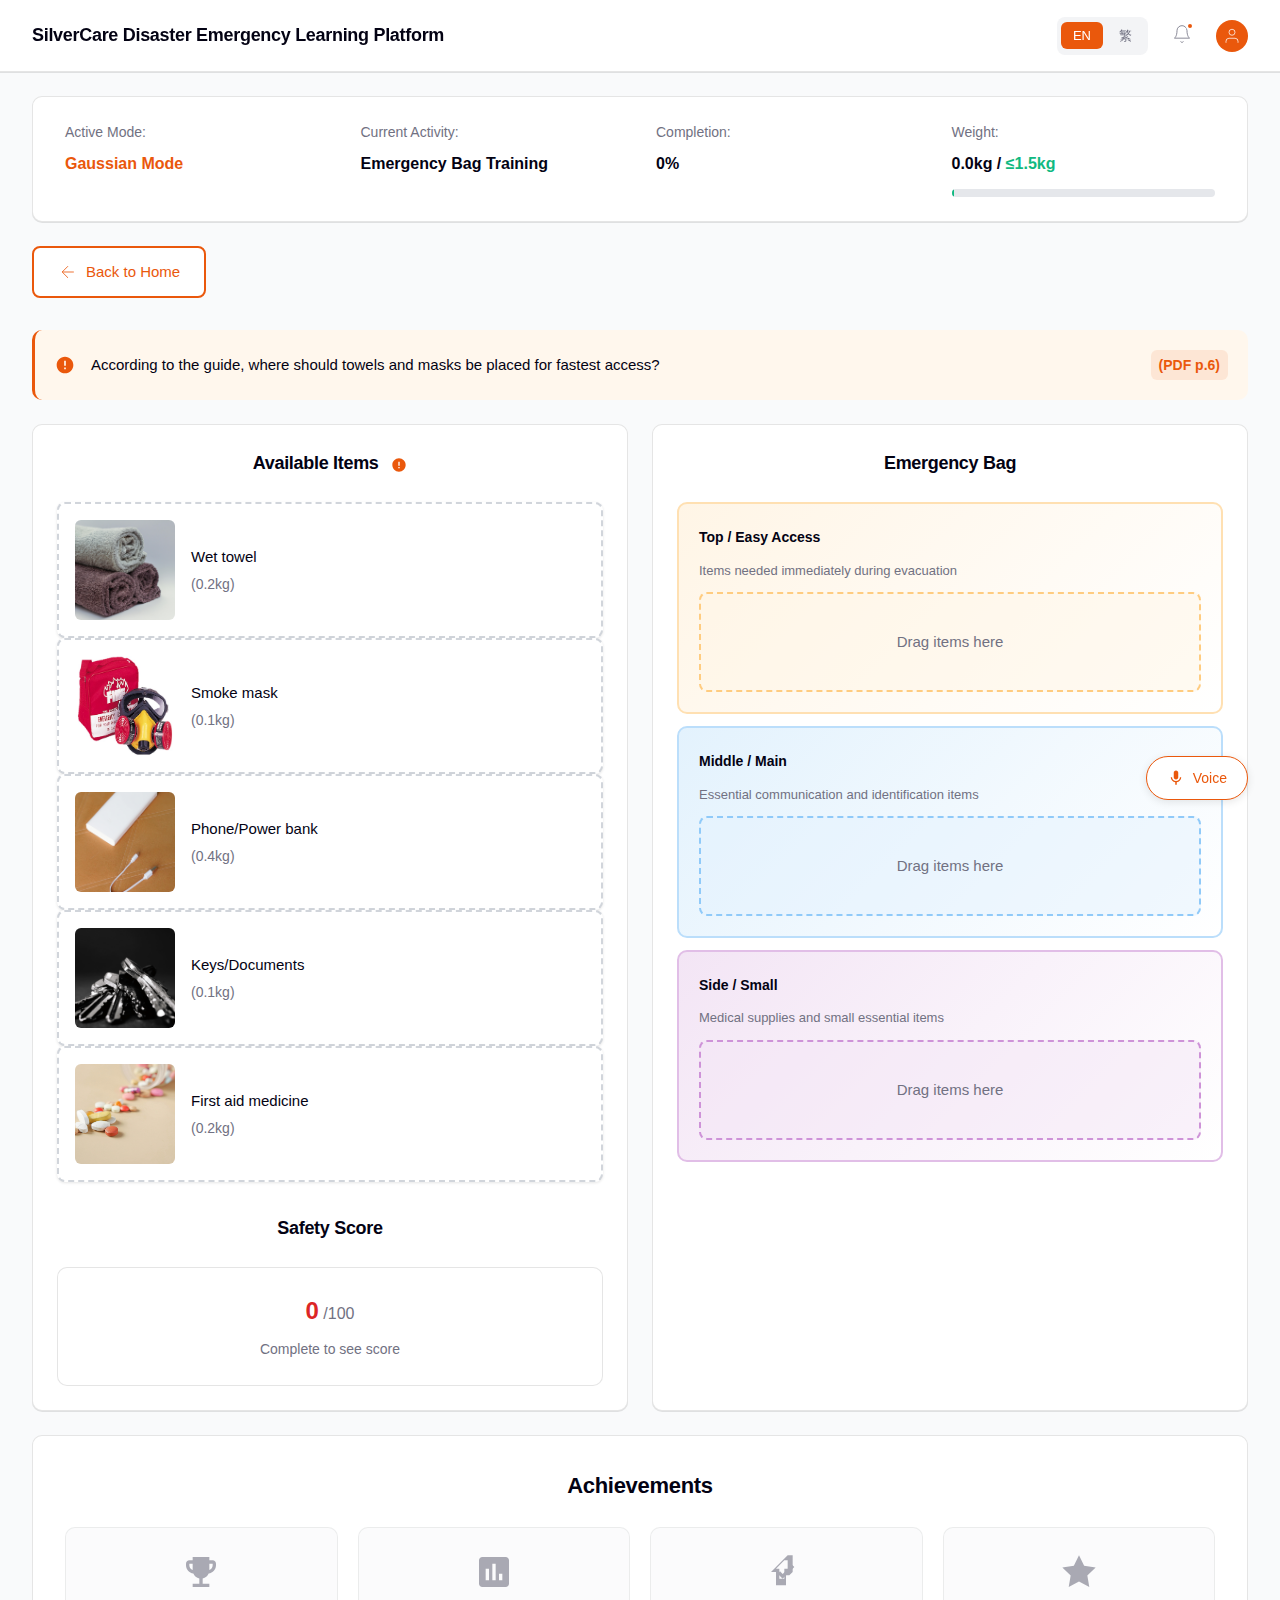
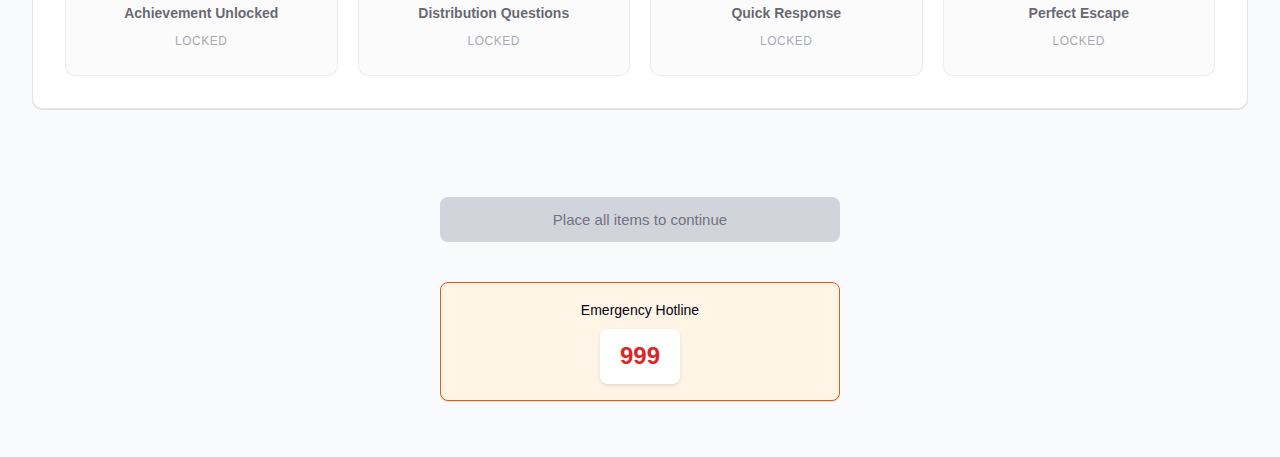
<file: emergency-bag.html>
<!DOCTYPE html>
<html lang="en">
<head>
    <meta charset="UTF-8">
    <meta name="viewport" content="width=device-width, initial-scale=1.0">
    <title>Emergency Bag Training - Disaster Management</title>
    <link rel="stylesheet" href="styles.css">
    <link rel="stylesheet" href="icons.css">
    <script src="language.js"></script>
    <script>
        // Define ALL drag and drop functions FIRST before HTML tries to use them
        // Drag and Drop handlers - must be global for inline handlers
        window.allowDrop = function(ev) {
            if (ev && ev.preventDefault) {
                ev.preventDefault();
                if (ev.dataTransfer) {
                    ev.dataTransfer.dropEffect = "move";
                }
            }
        };
        
        window.handleDragEnter = function(ev) {
            if (ev && ev.preventDefault) {
                ev.preventDefault();
                const target = ev.currentTarget;
                if (target && target.classList && target.classList.contains('compartment-content')) {
                    target.classList.add('drag-over');
                }
            }
        };
        
        window.handleDragLeave = function(ev) {
            if (ev) {
                const target = ev.currentTarget;
                if (target && target.classList && target.classList.contains('compartment-content')) {
                    // Only remove if we're actually leaving the element (not just moving to a child)
                    if (!ev.relatedTarget || !target.contains(ev.relatedTarget)) {
                        target.classList.remove('drag-over');
                    }
                }
            }
        };
        
        // Placeholder for drop function - will be fully defined in body script after variables are initialized
        window.drop = function(ev) {
            if (ev && ev.preventDefault) {
                ev.preventDefault();
            }
            console.warn('Drop function called but not yet fully initialized - this should be replaced');
        };
    </script>
</head>
<body>
    <!-- Main Content Wrapper -->
    <div class="main-wrapper no-sidebar">
        <!-- Platform Header -->
        <header class="platform-header">
            <h1 class="header-title" data-i18n="platformTitle">SilverCare Disaster Emergency Learning Platform</h1>
            <div class="header-right">
                <div class="language-switcher">
                    <button class="language-button" onclick="setLanguage('en')" title="English">
                        <span>EN</span>
                    </button>
                    <button class="language-button" onclick="setLanguage('zh_TW')" title="繁體中文">
                        <span>繁</span>
                    </button>
                </div>
                <button class="notification-button">
                    <svg viewBox="0 0 24 24" fill="none" stroke="currentColor">
                        <path d="M18 8A6 6 0 0 0 6 8c0 7-3 9-3 9h18s-3-2-3-9"/>
                        <path d="M13.73 21a2 2 0 0 1-3.46 0"/>
                    </svg>
                    <span class="notification-dot"></span>
                </button>
                <button class="user-button">
                    <svg viewBox="0 0 24 24" fill="none" stroke="currentColor">
                        <path d="M20 21v-2a4 4 0 0 0-4-4H8a4 4 0 0 0-4 4v2"/>
                        <circle cx="12" cy="7" r="4"/>
                    </svg>
                </button>
            </div>
        </header>

        <!-- Training Status Panel -->
        <div class="status-panel">
            <div class="status-item">
                <span class="status-label" data-i18n="activeMode">Active Mode:</span>
                <span class="status-value mode-gaussian" data-i18n="gaussianMode">Gaussian Mode</span>
            </div>
            <div class="status-item">
                <span class="status-label" data-i18n="currentActivity">Current Activity:</span>
                <span class="status-value" data-i18n="emergencyBagTraining">Emergency Bag Training</span>
            </div>
            <div class="status-item">
                <span class="status-label" data-i18n="completion">Completion:</span>
                <span class="status-value" id="completionRate">0%</span>
            </div>
            <div class="status-item weight-status">
                <span class="status-label" data-i18n="weight">Weight:</span>
                <div class="weight-display-container">
                    <span class="status-value">
                        <span id="currentWeight">0.0</span>kg / 
                        <span class="weight-target">≤1.5kg</span>
                    </span>
                    <div class="weight-progress-bar">
                        <div class="weight-progress-fill" id="weightProgressFill" style="width: 0%"></div>
                    </div>
                </div>
            </div>
        </div>

        <!-- Main Content -->
        <main class="main-content">
            <!-- Back to Home Button -->
            <a href="index.html" class="back-link" onclick="window.location.href='index.html'; return false;">
                <svg viewBox="0 0 24 24" fill="none" stroke="currentColor">
                    <path d="M19 12H5M12 19l-7-7 7-7"/>
                </svg>
                <span data-i18n="backToHome">Back to Home</span>
            </a>
            
            <!-- Contextual Hint -->
            <div class="hint-box">
                <span class="hint-icon-small">
                    <svg viewBox="0 0 24 24" fill="currentColor">
                        <path d="M12 2C6.48 2 2 6.48 2 12s4.48 10 10 10 10-4.48 10-10S17.52 2 12 2zm1 15h-2v-2h2v2zm0-4h-2V7h2v6z"/>
                    </svg>
                </span>
                <span class="hint-text-content" data-i18n="hintQuestion">
                    According to the guide, where should towels and masks be placed for fastest access?
                </span>
                <a href="#" class="reference-link" onclick="alert(getText('referenceAlert') || 'Step 2: Correct Packing (PDF p.6)'); return false;" data-i18n="pdfReference">
                    <strong>Step 2: Correct Packing (PDF p.6)</strong>
                </a>
            </div>

            <!-- Drag and Drop Interface -->
            <div class="packing-interface">
                <!-- Left Column: Available Items -->
                <div class="items-column">
                    <h3 class="column-title">
                        <span data-i18n="availableItems">Available Items</span>
                        <svg class="help-icon-small" viewBox="0 0 24 24" fill="currentColor">
                            <path d="M12 2C6.48 2 2 6.48 2 12s4.48 10 10 10 10-4.48 10-10S17.52 2 12 2zm1 15h-2v-2h2v2zm0-4h-2V7h2v6z"/>
                        </svg>
                    </h3>
                    <div class="items-list" id="itemsList" style="display: block;">
                        <div class="packing-item" draggable="true" data-item="wet-towel" data-weight="0.2" data-category="top" ondragstart="window.handleDragStart(event)">
                            <img src="pic/towel.jpg" alt="Wet towel" class="item-image" onerror="this.style.display='none'">
                            <div class="item-content">
                                <span class="item-name" data-i18n="wetTowel">Wet towel</span>
                                <span class="item-weight">(0.2kg)</span>
                            </div>
                        </div>
                        <div class="packing-item" draggable="true" data-item="smoke-mask" data-weight="0.1" data-category="top" ondragstart="window.handleDragStart(event)">
                            <img src="pic/FIreMask.jpg" alt="Smoke mask" class="item-image" onerror="this.style.display='none'">
                            <div class="item-content">
                                <span class="item-name" data-i18n="smokeMask">Smoke mask</span>
                                <span class="item-weight">(0.1kg)</span>
                            </div>
                        </div>
                        <div class="packing-item" draggable="true" data-item="phone-powerbank" data-weight="0.4" data-category="middle" ondragstart="window.handleDragStart(event)">
                            <img src="pic/powerBank.jpg" alt="Phone/Power bank" class="item-image" onerror="this.style.display='none'">
                            <div class="item-content">
                                <span class="item-name" data-i18n="phonePowerbank">Phone/Power bank</span>
                                <span class="item-weight">(0.4kg)</span>
                            </div>
                        </div>
                        <div class="packing-item" draggable="true" data-item="keys-documents" data-weight="0.1" data-category="middle" ondragstart="window.handleDragStart(event)">
                            <img src="pic/keys.jpg" alt="Keys/Documents" class="item-image" onerror="this.style.display='none'">
                            <div class="item-content">
                                <span class="item-name" data-i18n="keysDocuments">Keys/Documents</span>
                                <span class="item-weight">(0.1kg)</span>
                            </div>
                        </div>
                        <div class="packing-item" draggable="true" data-item="first-aid" data-weight="0.2" data-category="side" ondragstart="window.handleDragStart(event)">
                            <img src="pic/pills.jpg" alt="First aid medicine" class="item-image" onerror="this.style.display='none'">
                            <div class="item-content">
                                <span class="item-name" data-i18n="firstAidMedicine">First aid medicine</span>
                                <span class="item-weight">(0.2kg)</span>
                            </div>
                        </div>
                    </div>
                    <!-- Completion Status -->
                    <div class="completion-status" id="completionStatus" style="display: none;">
                        <div class="completion-status-content">
                            <svg class="completion-check-icon" viewBox="0 0 24 24" fill="currentColor">
                                <path d="M9 16.17L4.83 12l-1.42 1.41L9 19 21 7l-1.41-1.41z"/>
                            </svg>
                            <span>All items placed</span>
                        </div>
                    </div>
                    
                    <!-- Safety Score Display -->
                    <div class="safety-score-left">
                        <h3 class="column-title" data-i18n="safetyScore">Safety Score</h3>
                        <div class="safety-score-content">
                            <span class="score-value-left score-zero" id="safetyScoreLeft">0</span>
                            <span class="score-max-left">/100</span>
                            <p class="score-hint">Complete to see score</p>
                        </div>
                    </div>
                </div>

                <!-- Right Column: Bag Compartments -->
                <div class="bag-column">
                    <h3 class="column-title" data-i18n="emergencyBag">Emergency Bag</h3>
                    <div class="bag-compartments">
                        <!-- Top Compartment -->
                        <div class="compartment compartment-top" id="compartment-top" ondrop="window.drop(event)" ondragover="window.allowDrop(event)">
                            <div class="compartment-header">
                                <span class="compartment-label" data-i18n="topEasyAccess">Top / Easy Access</span>
                            </div>
                            <p class="compartment-description" data-i18n="topDescription">Items needed immediately during evacuation</p>
                            <div class="compartment-content compartment-content-top" id="top-items" ondrop="window.drop(event)" ondragover="window.allowDrop(event)" ondragenter="window.handleDragEnter(event)" ondragleave="window.handleDragLeave(event)">
                                <div class="compartment-placeholder" data-i18n="dragItemsHere">Drag items here</div>
                            </div>
                        </div>

                        <!-- Middle Compartment -->
                        <div class="compartment compartment-middle" id="compartment-middle" ondrop="window.drop(event)" ondragover="window.allowDrop(event)">
                            <div class="compartment-header">
                                <span class="compartment-label" data-i18n="middleMain">Middle / Main</span>
                            </div>
                            <p class="compartment-description" data-i18n="middleDescription">Essential communication and identification items</p>
                            <div class="compartment-content compartment-content-middle" id="middle-items" ondrop="window.drop(event)" ondragover="window.allowDrop(event)" ondragenter="window.handleDragEnter(event)" ondragleave="window.handleDragLeave(event)">
                                <div class="compartment-placeholder" data-i18n="dragItemsHere">Drag items here</div>
                            </div>
                        </div>

                        <!-- Side Compartment -->
                        <div class="compartment compartment-side" id="compartment-side" ondrop="window.drop(event)" ondragover="window.allowDrop(event)">
                            <div class="compartment-header">
                                <span class="compartment-label" data-i18n="sideSmall">Side / Small</span>
                            </div>
                            <p class="compartment-description" data-i18n="sideDescription">Medical supplies and small essential items</p>
                            <div class="compartment-content compartment-content-side" id="side-items" ondrop="window.drop(event)" ondragover="window.allowDrop(event)" ondragenter="window.handleDragEnter(event)" ondragleave="window.handleDragLeave(event)">
                                <div class="compartment-placeholder" data-i18n="dragItemsHere">Drag items here</div>
                            </div>
                        </div>
                    </div>

                    <!-- Validation Message -->
                    <div class="validation-message" id="validationMessage"></div>
                </div>
            </div>

            <!-- Achievement Badges Panel -->
            <div class="achievement-panel">
                <h3 class="panel-title" data-i18n="achievements">Achievements</h3>
                <div class="badges-grid">
                    <div class="badge-item locked" data-badge="achievement-unlocked">
                        <div class="badge-icon">
                            <svg viewBox="0 0 24 24" fill="currentColor">
                                <path d="M19 5h-2V3H7v2H5c-1.1 0-2 .9-2 2v1c0 2.55 1.92 4.63 4.39 4.94.63 1.5 1.98 2.63 3.61 2.96V19H7v2h10v-2h-4v-3.1c1.63-.33 2.98-1.46 3.61-2.96C19.08 12.63 21 10.55 21 8V7c0-1.1-.9-2-2-2zM5 8V7h2v3.82C5.84 10.4 5 9.3 5 8zm14 0c0 1.3-.84 2.4-2 2.82V7h2v1z"/>
                            </svg>
                        </div>
                        <div class="badge-name" data-i18n="achievementUnlocked">Achievement Unlocked</div>
                        <div class="badge-status" data-i18n="locked">Locked</div>
                    </div>
                    <div class="badge-item locked" data-badge="distribution">
                        <div class="badge-icon">
                            <svg viewBox="0 0 24 24" fill="currentColor">
                                <path d="M19 3H5c-1.1 0-2 .9-2 2v14c0 1.1.9 2 2 2h14c1.1 0 2-.9 2-2V5c0-1.1-.9-2-2-2zM9 17H7v-7h2v7zm4 0h-2V7h2v10zm4 0h-2v-4h2v4z"/>
                            </svg>
                        </div>
                        <div class="badge-name" data-i18n="distributionQuestions">Distribution-related questions</div>
                        <div class="badge-status" data-i18n="locked">Locked</div>
                    </div>
                    <div class="badge-item locked" data-badge="quick-response">
                        <div class="badge-icon">
                            <svg viewBox="0 0 24 24" fill="currentColor">
                                <path d="M7 13l3 3 7-7-1.41-1.41L10 13.17 8.41 11.59z"/>
                                <path d="M13 2L3 12h3v8h6v-6h2l2-2V2H13zm0 2v6h-2v6H8v-6H6l5-5h2z"/>
                            </svg>
                        </div>
                        <div class="badge-name" data-i18n="quickResponse">Quick Response</div>
                        <div class="badge-status" data-i18n="locked">Locked</div>
                    </div>
                    <div class="badge-item locked" data-badge="perfect-escape">
                        <div class="badge-icon">
                            <svg viewBox="0 0 24 24" fill="currentColor">
                                <path d="M12 2l3.09 6.26L22 9.27l-5 4.87 1.18 6.88L12 17.77l-6.18 3.25L7 14.14 2 9.27l6.91-1.01L12 2z"/>
                            </svg>
                        </div>
                        <div class="badge-name" data-i18n="perfectEscape">Perfect Escape</div>
                        <div class="badge-status" data-i18n="locked">Locked</div>
                    </div>
                </div>
            </div>

        </main>

        <!-- Hint Toggle -->
        <div class="hint-toggle">
            <button class="hint-button" id="hintToggle" onclick="toggleHintMode()">
                <span class="hint-icon">
                    <svg viewBox="0 0 24 24" fill="currentColor">
                        <path d="M12 14c1.66 0 2.99-1.34 2.99-3L15 5c0-1.66-1.34-3-3-3S9 3.34 9 5v6c0 1.66 1.34 3 3 3zm5.3-3c0 3-2.54 5.1-5.3 5.1S6.7 14 6.7 11H5c0 3.41 2.72 6.23 6 6.72V21h2v-3.28c3.28-.48 6-3.3 6-6.72h-1.7z"/>
                    </svg>
                </span>
                <span class="hint-text" data-i18n="voice">Voice</span>
            </button>
        </div>

        <!-- Submit Button and Emergency Hotline -->
        <div class="bag-submit-section">
            <button class="submit-button" id="submitButton" onclick="validateBag()" disabled data-i18n="placeAllItemsToContinue">
                Place all items to continue
            </button>
            <div class="hotline-display-inline">
                <span class="hotline-label" data-i18n="emergencyHotline">Emergency Hotline</span>
                <span class="hotline-number">999</span>
            </div>
        </div>

        <!-- Dialog Modal for Placement Feedback -->
        <div class="dialog-overlay" id="dialogOverlay" style="display: none;">
            <div class="dialog-modal" id="dialogModal">
                <div class="dialog-header" id="dialogHeader">
                    <div class="dialog-icon" id="dialogIcon"></div>
                    <h3 class="dialog-title" id="dialogTitle"></h3>
                    <button class="dialog-close" onclick="closeDialog()">
                        <svg viewBox="0 0 24 24" fill="none" stroke="currentColor">
                            <path d="M18 6L6 18M6 6l12 12"/>
                        </svg>
                    </button>
                </div>
                <div class="dialog-content" id="dialogContent"></div>
                <div class="dialog-footer">
                    <button class="dialog-button" onclick="closeDialog()">確定</button>
                </div>
            </div>
        </div>

        <!-- Completion Screen -->
        <div class="completion-screen" id="completionScreen" style="display: none;">
            <div class="completion-content">
                <div class="completion-card">
                    <div class="completion-icon">
                        <svg viewBox="0 0 24 24" fill="currentColor">
                            <path d="M12 2l3.09 6.26L22 9.27l-5 4.87 1.18 6.88L12 17.77l-6.18 3.25L7 14.14 2 9.27l6.91-1.01L12 2z"/>
                        </svg>
                    </div>
                    <h2 class="completion-title" data-i18n="emergencyBagTrainingComplete">Emergency Bag Training Complete!</h2>
                    <div class="completion-stats">
                        <div class="completion-stat">
                            <span class="stat-label" data-i18n="finalScore">Final Score:</span>
                            <span class="stat-value" id="finalScore">100/100</span>
                        </div>
                        <div class="completion-stat">
                            <span class="stat-label" data-i18n="totalWeight">Total Weight:</span>
                            <span class="stat-value" id="finalWeight">0.0kg / 1.5kg</span>
                        </div>
                    </div>

                    <!-- Achievement Badges -->
                    <div class="completion-badges">
                        <h3 class="completion-section-title" data-i18n="achievementBadges">Achievement Badges</h3>
                        <div class="completion-badges-grid">
                            <div class="completion-badge" id="completionBadge1">
                                <div class="completion-badge-name" data-i18n="achievementUnlocked">Achievement Unlocked</div>
                                <div class="completion-badge-check" style="display: none;">✓</div>
                            </div>
                            <div class="completion-badge" id="completionBadge2">
                                <div class="completion-badge-name" data-i18n="distributionQuestions">Distribution Questions</div>
                                <div class="completion-badge-check" style="display: none;">✓</div>
                            </div>
                            <div class="completion-badge" id="completionBadge3">
                                <div class="completion-badge-name" data-i18n="quickResponse">Quick Response</div>
                                <div class="completion-badge-check" style="display: none;">✓</div>
                            </div>
                            <div class="completion-badge" id="completionBadge4">
                                <div class="completion-badge-name" data-i18n="perfectEscape">Perfect Escape</div>
                                <div class="completion-badge-check" style="display: none;">✓</div>
                            </div>
                        </div>
                    </div>

                    <!-- Action Buttons -->
                    <div class="completion-actions">
                        <p class="completion-redirect-message" id="redirectMessage" style="display: none;">Redirecting in 5 seconds...</p>
                        <button class="completion-button secondary" onclick="restartBagTraining()">
                            <span data-i18n="tryAgain">Try Again</span>
                        </button>
                        <button class="completion-button primary" id="completionRedirectButton">
                            <span data-i18n="backToHome">Back to Home</span>
                        </button>
                    </div>
                </div>
            </div>
        </div>
    </div>

    <!-- Mobile Navigation -->
    <nav class="mobile-nav">
        <div class="mobile-nav-item" onclick="window.location.href='index.html'">
            <div class="mobile-nav-icon">
                <svg viewBox="0 0 24 24" fill="currentColor">
                    <path d="M10 20v-6h4v6h5v-8h3L12 3 2 12h3v8z"/>
                </svg>
            </div>
            <span>Home</span>
        </div>
        <div class="mobile-nav-item active">
            <div class="mobile-nav-icon">
                <svg viewBox="0 0 24 24" fill="currentColor">
                    <path d="M14 2H6c-1.1 0-1.99.9-1.99 2L4 20c0 1.1.89 2 1.99 2H18c1.1 0 2-.9 2-2V8l-6-6zm2 16H8v-2h8v2zm0-4H8v-2h8v2zm-3-5V3.5L18.5 9H13z"/>
                </svg>
            </div>
            <span>Prepare</span>
        </div>
        <button class="mobile-sos-button">
            <svg viewBox="0 0 24 24" fill="currentColor" style="width: 24px; height: 24px;">
                <path d="M12 2C6.48 2 2 6.48 2 12s4.48 10 10 10 10-4.48 10-10S17.52 2 12 2zm-2 15l-5-5 1.41-1.41L10 14.17l7.59-7.59L19 8l-9 9z"/>
            </svg>
        </button>
        <div class="mobile-nav-item" onclick="window.location.href='fire-escape.html'">
            <div class="mobile-nav-icon">
                <svg viewBox="0 0 24 24" fill="currentColor">
                    <path d="M1 21h22L12 2 1 21zm12-3h-2v-2h2v2zm0-4h-2v-4h2v4z"/>
                </svg>
            </div>
            <span>Alerts</span>
        </div>
        <div class="mobile-nav-item">
            <div class="mobile-nav-icon">
                <svg viewBox="0 0 24 24" fill="currentColor">
                    <path d="M12 2C6.48 2 2 6.48 2 12s4.48 10 10 10 10-4.48 10-10S17.52 2 12 2zm1 15h-2v-2h2v2zm0-4h-2V7h2v6z"/>
                </svg>
            </div>
            <span>Advice</span>
        </div>
    </nav>

    <script src="script.js"></script>
    <script>
        
        // Emergency Bag specific functionality
        let currentWeight = 0;
        const maxWeight = 1.5;
        let currentScore = 0; // Track score as items are placed
        let isAutoMoving = false; // Flag to track if system is auto-moving item
        let pendingAutoMove = null; // Store pending auto-move data
        let correctlyPlacedItems = new Set(); // Track items placed correctly on first try
        const packedItems = {
            top: [],
            middle: [],
            side: []
        };

        // handleDragStart and drop functions defined here (allowDrop, handleDragEnter, handleDragLeave are in head)
        window.handleDragStart = function(ev) {
            const item = ev.currentTarget || ev.target.closest('.packing-item');
            if (!item || !item.dataset.item) {
                console.error('Could not find item element for drag');
                ev.preventDefault();
                return false;
            }
            
            const itemId = item.dataset.item;
            const weight = item.dataset.weight || "0";
            const category = item.dataset.category || "";
            
            try {
                ev.dataTransfer.effectAllowed = "move";
                // Set data in multiple formats for browser compatibility
                ev.dataTransfer.setData("text/plain", itemId);
                ev.dataTransfer.setData("text", itemId);
                ev.dataTransfer.setData("weight", weight);
                ev.dataTransfer.setData("category", category);
                ev.dataTransfer.setData("compartment", ""); // Empty for items from list
                ev.dataTransfer.setData("action", "add");
                
                console.log('=== DRAG STARTED ===');
                console.log('Item:', itemId, 'Weight:', weight, 'Category:', category);
                
                // Add visual feedback
                item.style.opacity = '0.5';
                item.style.cursor = 'grabbing';
                
                return true;
            } catch (e) {
                console.error('Error in handleDragStart:', e);
                ev.preventDefault();
                return false;
            }
        };
        
        // Correct placement mapping
        const correctPlacements = {
            'wet-towel': 'top',
            'smoke-mask': 'top',
            'phone-powerbank': 'middle',
            'keys-documents': 'middle',
            'first-aid': 'side',
            'water-books': 'middle'
        };

        // Dynamic placement explanations that use the translation system
        const placementExplanations = {
            'wet-towel': {
                correct: () => getText('correctTowelMask'),
                incorrect: () => getText('incorrectTowelMask')
            },
            'smoke-mask': {
                correct: () => getText('correctSmokeMask'),
                incorrect: () => getText('incorrectSmokeMask')
            },
            'phone-powerbank': {
                correct: () => getText('correctPhone'),
                incorrect: () => getText('incorrectPhone')
            },
            'keys-documents': {
                correct: () => getText('correctKeys'),
                incorrect: () => getText('incorrectKeys')
            },
            'first-aid': {
                correct: () => getText('correctFirstAid'),
                incorrect: () => getText('incorrectFirstAid')
            },
            'water-books': {
                correct: () => getText('correctWaterBooks'),
                incorrect: () => getText('incorrectWaterBooks')
            }
        };

        window.drop = function(ev) {
            if (!ev) {
                console.error('Drop called without event!');
                return false;
            }
            
            ev.preventDefault();
            ev.stopPropagation();
            
            console.log('=== DROP EVENT TRIGGERED ===');
            console.log('Current target:', ev.currentTarget);
            console.log('Target:', ev.target);
            console.log('DataTransfer types:', ev.dataTransfer ? Array.from(ev.dataTransfer.types) : 'NO DATATRANSFER');
            
            if (!ev.dataTransfer) {
                console.error('No dataTransfer object!');
                alert('Drop failed: No data transfer');
                return false;
            }
            
            // Try multiple data formats to get item ID
            let itemId = ev.dataTransfer.getData("text") || 
                        ev.dataTransfer.getData("text/plain") || 
                        ev.dataTransfer.getData("application/x-item-id");
            const weight = parseFloat(ev.dataTransfer.getData("weight") || "0");
            const category = ev.dataTransfer.getData("category") || "";
            const oldCompartment = ev.dataTransfer.getData("compartment") || "";
            const action = ev.dataTransfer.getData("action") || "add";
            
            console.log('Drop data retrieved:', {itemId, weight, category, oldCompartment, action});
            
            if (!itemId || itemId === '') {
                console.error('ERROR: No item ID found in drop data!');
                console.log('Available types:', Array.from(ev.dataTransfer.types));
                // Try to get all data
                for (let i = 0; i < ev.dataTransfer.types.length; i++) {
                    const type = ev.dataTransfer.types[i];
                    console.log(`Type ${type}:`, ev.dataTransfer.getData(type));
                }
                return false;
            }
            
            // Find the compartment div (could be currentTarget or its parent)
            let compartmentElement = ev.currentTarget;
            let compartmentContent = null;
            
            // Check if drop happened on compartment-content div
            if (compartmentElement.classList && compartmentElement.classList.contains('compartment-content')) {
                compartmentContent = compartmentElement;
                compartmentElement = compartmentElement.closest('.compartment');
            } else if (!compartmentElement.id || !compartmentElement.id.startsWith('compartment-')) {
                // If drop happened on compartment-content, find parent compartment
                compartmentElement = compartmentElement.closest('.compartment');
            }
            
            if (!compartmentElement) {
                console.error('Could not find compartment element');
                return;
            }
            
            const newCompartment = compartmentElement.id.replace('compartment-', '');
            console.log('Target compartment:', newCompartment);

            // Check if item is being moved from one compartment to another
            // action was already retrieved above
            // Check if this item already exists in a compartment
            const existingItem = document.querySelector(`.compartment-item[data-item="${itemId}"]`);
            // If action is "move" OR oldCompartment is set, it's coming from a compartment
            const isMovingFromCompartment = (action === "move" || (oldCompartment && oldCompartment !== '' && oldCompartment !== 'undefined' && oldCompartment !== 'null')) && existingItem;
            
            // Don't allow dropping in the same compartment - check this FIRST
            if (isMovingFromCompartment && oldCompartment === newCompartment) {
                return;
            }
            
            if (isMovingFromCompartment) {
                // Item is being moved from one compartment to another
                // Remove from old compartment first
                const oldCompartmentElement = document.getElementById(`compartment-${oldCompartment}`);
                if (!oldCompartmentElement) {
                    console.error('Old compartment not found:', oldCompartment);
                    return;
                }
                
                const oldCompartmentContent = oldCompartmentElement.querySelector('.compartment-content');
                const itemInOldCompartment = oldCompartmentContent.querySelector(`[data-item="${itemId}"]`);
                
                if (itemInOldCompartment) {
                    itemInOldCompartment.remove();
                    
                    // Remove from packedItems array
                    packedItems[oldCompartment] = packedItems[oldCompartment].filter(item => item.id !== itemId);
                    
                    // Update weight (subtract from old, will add to new)
                    currentWeight -= weight;
                    
                    // Update score if item was correctly placed in old compartment
                    const correctCompartment = correctPlacements[itemId];
                    if (oldCompartment === correctCompartment) {
                        currentScore -= 20;
                        if (currentScore < 0) currentScore = 0;
                        updateSafetyScore(currentScore);
                    }
                    
                    // Show placeholder if old compartment is now empty
                    if (packedItems[oldCompartment].length === 0) {
                        oldCompartmentElement.classList.remove('has-items');
                        const placeholder = document.createElement('div');
                        placeholder.className = 'compartment-placeholder';
                        placeholder.setAttribute('data-i18n', 'dragItemsHere');
                        placeholder.textContent = getText('dragItemsHere');
                        oldCompartmentContent.appendChild(placeholder);
                    }
                } else {
                    // Item not found in old compartment - might have been removed already
                    console.warn('Item not found in old compartment:', itemId);
                    // Restore weight since we're not actually moving
                    currentWeight += weight;
                    return;
                }
            } else {
                // Item is coming from the items list
                const itemsList = document.getElementById('itemsList');
                const itemElement = itemsList ? itemsList.querySelector(`.packing-item[data-item="${itemId}"]`) : null;
                if (itemElement) {
                    itemElement.remove();
                    console.log('Removed item from list:', itemId);
                } else {
                    // Item not found in list - check if it's already placed
                    const existingPlaced = document.querySelector(`.compartment-item[data-item="${itemId}"]`);
                    if (existingPlaced) {
                        console.log('Item already placed, skipping');
                        return;
                    }
                    console.warn('Item not found in list and not placed:', itemId);
                    // Don't return - continue to place the item anyway
                }
                
                // Check weight limit (only if adding a NEW item, not when moving)
                if (currentWeight + weight > maxWeight) {
                    showDialog(getText('incorrectPlacement'), getText('tooHeavyBooks'), 'error');
                    // Restore item to list
                    const category = correctPlacements[itemId] || 'middle';
                    const restoredItem = createItemElement(itemId, weight, category);
                    document.getElementById('itemsList').appendChild(restoredItem);
                    attachDragHandlers(restoredItem);
                    return;
                }
            }
            
            // Get the compartment content div (use existing reference or find it)
            if (!compartmentContent) {
                compartmentContent = compartmentElement.querySelector('.compartment-content');
            }
            
            if (!compartmentContent) {
                console.error('Could not find compartment content element');
                return;
            }
            
            // Remove drag-over class
            compartmentContent.classList.remove('drag-over');
            
            // Restore opacity for all items
            document.querySelectorAll('.packing-item').forEach(i => {
                i.style.opacity = '1';
            });
            
            // Remove placeholder if exists
            const placeholder = compartmentContent.querySelector('.compartment-placeholder');
            if (placeholder) {
                placeholder.remove();
            }
            
            // Create and add the item
            try {
                const newItem = createCompartmentItem(itemId, weight);
                if (!newItem) {
                    console.error('Failed to create compartment item');
                    return false;
                }
                
                newItem.setAttribute('data-compartment', newCompartment);
                newItem.draggable = true;
                
                // Remove any existing drag handlers and reattach
                if (window.dragFromCompartment) {
                    newItem.removeEventListener('dragstart', window.dragFromCompartment);
                    newItem.addEventListener('dragstart', window.dragFromCompartment);
                }
                
                // Append to compartment
                compartmentContent.appendChild(newItem);
                
                console.log('✅ SUCCESS: Item created and appended:', itemId, 'into compartment:', newCompartment);
                console.log('Compartment content now has', compartmentContent.children.length, 'children');
                
            } catch (error) {
                console.error('ERROR creating/adding item:', error);
                alert('Error placing item: ' + error.message);
                return false;
            }
            
            // Add visual feedback that compartment has items
            compartmentElement.classList.add('has-items');
            console.log('Added has-items class to compartment');

            // Update weight and packed items
            currentWeight += weight;
            packedItems[newCompartment].push({id: itemId, weight: weight});
            console.log('Updated weight:', currentWeight, 'Packed items:', packedItems);
            
            updateWeightDisplay();
            updateCompletion();
            
            // Force a reflow to ensure display
            compartmentContent.offsetHeight;
            
            // Check if placement is correct and update score
            const correctCompartment = correctPlacements[itemId];
            if (newCompartment === correctCompartment) {
                // Correct placement - add 20 points (20% per item)
                currentScore += 20;
                // Cap at 100
                if (currentScore > 100) currentScore = 100;
                updateSafetyScore(currentScore);
                showDialog(getText('correctPlacement'), placementExplanations[itemId].correct(), 'success');
                                // Mark this item as correctly placed
                                correctlyPlacedItems.add(itemId);
                // Check for completion immediately after correct placement
                checkAndShowCompletion();
            } else {
                // Incorrect placement - show error message, then auto-move when user closes dialog
                // Store the auto-move data to be executed when dialog closes
                pendingAutoMove = {
                    itemId: itemId,
                    weight: weight,
                    correctCompartment: correctCompartment,
                    newCompartment: newCompartment,
                    compartmentContent: compartmentContent
                };
                
                showDialog(getText('incorrectPlacement'), placementExplanations[itemId].incorrect(), 'error');
            }
        };

        // Helper function to check if all items are correctly placed and show completion if so
        function checkAndShowCompletion() {
            const totalPacked = Object.values(packedItems).reduce((sum, arr) => sum + arr.length, 0);
            // Only check the 5 items that are actually in the UI
            const requiredItems = ['wet-towel', 'smoke-mask', 'phone-powerbank', 'keys-documents', 'first-aid'];
            
            if (totalPacked >= 5) {
                // Check if ALL 5 required items are correctly placed
                let allCorrect = true;
                let correctCount = 0;
                
                requiredItems.forEach(checkItemId => {
                    const correctComp = correctPlacements[checkItemId];
                    const itemInComp = packedItems[correctComp].find(item => item.id === checkItemId);
                    if (itemInComp) {
                        correctCount++;
                    } else {
                        allCorrect = false;
                    }
                });
                
                // If ALL 5 items are correctly placed, show completion screen
                if (allCorrect && correctCount === 5) {
                    // Only set score to 100 if all items were placed correctly on first try
                    // Otherwise keep the score based on correctly placed items
                    if (correctlyPlacedItems.size === 5) {
                        currentScore = 100;
                    }
                    updateSafetyScore(currentScore);
                    
                    // Save all progress data
                    let attempts = parseInt(localStorage.getItem('bagAttempts') || '0');
                    let bestScore = parseInt(localStorage.getItem('bagBestScore') || '0');
                    
                    // Increment attempts
                    attempts += 1;
                    
                    // Update best score if current is higher
                    if (currentScore > bestScore) {
                        bestScore = currentScore;
                    }
                    
                    // Save all data to localStorage
                    localStorage.setItem('bagTrainingCompletion', currentScore.toString());
                    localStorage.setItem('bagAttempts', attempts.toString());
                    localStorage.setItem('bagBestScore', bestScore.toString());
                    
                    // Save progress using shared function
                    if (typeof saveProgress === 'function') {
                        saveProgress();
                    }
                    
                    // Show completion screen after brief delay to show success dialog
                    setTimeout(() => {
                        showCompletionScreen(currentScore);
                    }, 800);
                    return true;
                }
            }
            return false;
        };


        // Function to attach drag handlers to items
        function attachDragHandlers(item) {
            // Remove any existing handlers first
            item.removeAttribute('ondragstart');
            item.removeEventListener('dragstart', window.handleDragStart);
            // Attach the handlers
            item.addEventListener('dragstart', window.handleDragStart);
            item.addEventListener('dragend', function(ev) {
                // Restore opacity and cursor for all items
                document.querySelectorAll('.packing-item').forEach(i => {
                    i.style.opacity = '1';
                    i.style.cursor = 'grab';
                });
                console.log('Drag ended');
            });
            // Ensure draggable is set
            item.draggable = true;
            item.style.cursor = 'grab';
        }

        // Make items draggable
        document.addEventListener('DOMContentLoaded', () => {
            // Ensure functions are available
            console.log('DOMContentLoaded - Setting up drag handlers');
            console.log('handleDragStart available:', typeof window.handleDragStart);
            console.log('drop available:', typeof window.drop);
            console.log('allowDrop available:', typeof window.allowDrop);
            
            const items = document.querySelectorAll('.packing-item');
            console.log('Found items:', items.length);
            items.forEach(item => {
                attachDragHandlers(item);
                console.log('Attached handler to:', item.dataset.item);
            });

            // Allow dropping back to items list
            const itemsList = document.getElementById('itemsList');
            if (itemsList) {
                itemsList.addEventListener('dragover', window.allowDrop);
                itemsList.addEventListener('drop', (e) => {
                    e.preventDefault();
                    const itemId = e.dataTransfer.getData("text");
                    const weight = parseFloat(e.dataTransfer.getData("weight"));
                    const compartment = e.dataTransfer.getData("compartment");
                    const action = e.dataTransfer.getData("action");

                    if (action === "remove") {
                        const itemElement = document.querySelector(`.compartment-item[data-item="${itemId}"][data-compartment="${compartment}"]`);
                        if (itemElement) {
                            const compartmentElement = itemElement.closest('.compartment');
                            const compartmentContent = compartmentElement.querySelector('.compartment-content');
                            itemElement.remove();
                            currentWeight -= weight;
                            packedItems[compartment] = packedItems[compartment].filter(item => item.id !== itemId);
                            updateWeightDisplay();
                            
                            // Decrease score if item was correctly placed
                            const correctCompartment = correctPlacements[itemId];
                            if (compartment === correctCompartment && currentScore >= 20) {
                                currentScore -= 20;
                                // Ensure score doesn't go below 0
                                if (currentScore < 0) currentScore = 0;
                                updateSafetyScore(currentScore);
                            }
                            
                            // Add placeholder back if compartment is empty
                            if (compartmentElement) {
                                const remainingItems = compartmentElement.querySelectorAll('.compartment-item');
                                if (remainingItems.length === 0) {
                                    compartmentElement.classList.remove('has-items');
                                    const placeholder = document.createElement('div');
                                    placeholder.className = 'compartment-placeholder';
                                    placeholder.textContent = 'Drag items here';
                                    compartmentContent.appendChild(placeholder);
                                }
                            }
                            
                            // Re-add to items list
                            const completionStatus = document.getElementById('completionStatus');
                            itemsList.style.display = 'block';
                            if (completionStatus) completionStatus.style.display = 'none';
                            const category = correctPlacements[itemId] || 'middle';
                            const originalItem = createItemElement(itemId, weight, category);
                            itemsList.appendChild(originalItem);
                            attachDragHandlers(originalItem);
                            updateCompletion();
                        }
                    }
                });
            }

            loadProgress();
        });

        function restartBagTraining() {
            // Reset all variables
            currentWeight = 0;
            currentScore = 0;
            packedItems.top = [];
            packedItems.middle = [];
            packedItems.side = [];
            
            // Hide completion screen
            document.getElementById('completionScreen').style.display = 'none';
            
            // Show main content
            document.querySelector('.main-content').style.display = 'block';
            
            // Reset UI
            updateWeightDisplay();
            updateSafetyScore(0);
            updateCompletion();
            
            // Reload items
            const itemsList = document.getElementById('itemsList');
            itemsList.innerHTML = '';
            
            // Recreate all items
            const items = [
                {id: 'wet-towel', weight: 0.2, category: 'top'},
                {id: 'smoke-mask', weight: 0.1, category: 'top'},
                {id: 'phone-powerbank', weight: 0.4, category: 'middle'},
                {id: 'keys-documents', weight: 0.1, category: 'middle'},
                {id: 'first-aid', weight: 0.2, category: 'side'}
            ];
            
            items.forEach(item => {
                const itemElement = createItemElement(item.id, item.weight, item.category);
                itemsList.appendChild(itemElement);
                attachDragHandlers(itemElement);
                        // Clear correctly placed items tracker
                        correctlyPlacedItems.clear();
            });
            
            // Reset compartments
            ['top', 'middle', 'side'].forEach(comp => {
                const compartment = document.getElementById(`compartment-${comp}`);
                const content = compartment.querySelector('.compartment-content');
                content.innerHTML = '<div class="compartment-placeholder">Drag items here</div>';
                compartment.classList.remove('has-items');
            });
        }

        function createItemElement(itemId, weight, category) {
            const itemData = {
                'wet-towel': {name: getText('wetTowel'), image: 'pic/towel.jpg'},
                'smoke-mask': {name: getText('smokeMask'), image: 'pic/FIreMask.jpg'},
                'phone-powerbank': {name: getText('phonePowerbank'), image: 'pic/powerBank.jpg'},
                'keys-documents': {name: getText('keysDocuments'), image: 'pic/keys.jpg'},
                'first-aid': {name: getText('firstAidMedicine'), image: 'pic/pills.jpg'},
                'water-books': {name: 'Water/Books', image: 'https://images.unsplash.com/photo-1544947950-fa07a98d237f?w=100&h=100&fit=crop'}
            };

            const div = document.createElement('div');
            div.className = 'packing-item';
            div.draggable = true;
            div.dataset.item = itemId;
            div.dataset.weight = weight;
            div.dataset.category = category;
            div.innerHTML = `
                <img src="${itemData[itemId].image}" alt="${itemData[itemId].name}" class="item-image" onerror="this.style.display='none'">
                <div class="item-content">
                    <span class="item-name">${itemData[itemId].name}</span>
                    <span class="item-weight">(${weight}kg)</span>
                </div>
            `;
            div.addEventListener('dragstart', window.handleDragStart);
            return div;
        }

        window.dragFromCompartment = function(ev) {
            const item = ev.currentTarget || ev.target.closest('.compartment-item');
            if (!item) return;
            
            // PREVENT dragging from compartments - items are locked once placed
            ev.preventDefault();
            ev.stopPropagation();
            console.log('Dragging from compartments is disabled - items are locked once placed');
            return false;
        };

        function createCompartmentItem(itemId, weight) {
            console.log('Creating compartment item:', itemId, weight);
            
            const itemData = {
                'wet-towel': {name: (typeof getText !== 'undefined' ? getText('wetTowel') : 'Wet towel'), image: 'pic/towel.jpg'},
                'smoke-mask': {name: (typeof getText !== 'undefined' ? getText('smokeMask') : 'Smoke mask'), image: 'pic/FIreMask.jpg'},
                'phone-powerbank': {name: (typeof getText !== 'undefined' ? getText('phonePowerbank') : 'Phone/Power bank'), image: 'pic/powerBank.jpg'},
                'keys-documents': {name: (typeof getText !== 'undefined' ? getText('keysDocuments') : 'Keys/Documents'), image: 'pic/keys.jpg'},
                'first-aid': {name: (typeof getText !== 'undefined' ? getText('firstAidMedicine') : 'First aid medicine'), image: 'pic/pills.jpg'},
                'water-books': {name: 'Water/Books', image: 'https://images.unsplash.com/photo-1544947950-fa07a98d237f?w=100&h=100&fit=crop'}
            };

            if (!itemData[itemId]) {
                console.error('Unknown item ID:', itemId);
                return null;
            }

            const div = document.createElement('div');
            div.className = 'compartment-item';
            div.draggable = true;
            div.dataset.item = itemId;
            div.dataset.weight = weight;
            
            const itemInfo = itemData[itemId];
            div.innerHTML = `
                <img src="${itemInfo.image}" alt="${itemInfo.name}" class="compartment-item-image" onerror="this.style.display='none'">
                <div class="compartment-item-content">
                    <div class="compartment-item-name">${itemInfo.name}</div>
                    <div class="compartment-item-weight">${weight}kg</div>
                </div>
            `;
            
            if (window.dragFromCompartment) {
                div.addEventListener('dragstart', window.dragFromCompartment);
            }
            
            console.log('Compartment item created successfully');
            return div;
        }

        function updateWeightDisplay() {
            const weightElement = document.getElementById('currentWeight');
            const progressFill = document.getElementById('weightProgressFill');
            
            if (weightElement) {
                weightElement.textContent = currentWeight.toFixed(1);
            }
            
            // Update progress bar
            if (progressFill) {
                const percentage = Math.min((currentWeight / maxWeight) * 100, 100);
                progressFill.style.width = percentage + '%';
                
                // Update color based on weight
                if (currentWeight > maxWeight) {
                    progressFill.style.backgroundColor = '#d32f2f';
                    if (weightElement) weightElement.style.color = '#d32f2f';
                } else if (currentWeight > maxWeight * 0.8) {
                    progressFill.style.backgroundColor = '#f57c00';
                    if (weightElement) weightElement.style.color = '#f57c00';
                } else {
                    progressFill.style.backgroundColor = '#2e7d32';
                    if (weightElement) weightElement.style.color = '#2e7d32';
                }
            }
        }

        function updateCompletion() {
            const totalItems = 5; // There are only 5 items, not 6
            const packedCount = Object.values(packedItems).reduce((sum, arr) => sum + arr.length, 0);
            const completion = Math.round((packedCount / totalItems) * 100);
            const completionRateEl = document.getElementById('completionRate');
            if (completionRateEl) {
                completionRateEl.textContent = completion + '%';
            }
            localStorage.setItem('bagTrainingCompletion', completion);
            
            // Show/hide completion status
            const itemsList = document.getElementById('itemsList');
            const completionStatus = document.getElementById('completionStatus');
            
            // Always ensure items list exists and has items before hiding
            if (itemsList) {
                const itemCount = itemsList.querySelectorAll('.packing-item').length;
                if (packedCount >= totalItems && itemCount === 0) {
                    // All items packed AND no items in list - hide list
                    itemsList.style.display = 'none';
                    if (completionStatus) completionStatus.style.display = 'block';
            } else {
                itemsList.style.display = 'block';
                if (completionStatus) completionStatus.style.display = 'none';
            }
            }
            
            // Enable/disable submit button
            const submitButton = document.getElementById('submitButton');
            if (packedCount === 5) {
                submitButton.disabled = false;
            } else {
                submitButton.disabled = true;
            }
            
            // Check if all items are correctly placed and weight is within limit
            if (packedCount === 5 && currentWeight <= maxWeight) {
                let allCorrect = true;
                Object.keys(correctPlacements).forEach(itemId => {
                    const correctCompartment = correctPlacements[itemId];
                    const itemInCompartment = packedItems[correctCompartment].find(item => item.id === itemId);
                    if (!itemInCompartment) {
                        allCorrect = false;
                    }
                });
                
                // If all items are correctly placed, automatically show completion screen
                if (allCorrect) {
                    currentScore = 100;
                    updateSafetyScore(100);
                    
                    // Update localStorage
                    localStorage.setItem('bagTrainingCompletion', '100');
                    localStorage.setItem('bagBestScore', Math.max(100, parseInt(localStorage.getItem('bagBestScore') || '0')));
                    localStorage.setItem('bagAttempts', parseInt(localStorage.getItem('bagAttempts') || '0') + 1);
                    
                    // Unlock badges
                    unlockBadge('achievement-unlocked');
                    unlockBadge('perfect-escape');
                    const topItems = packedItems.top.map(item => item.id);
                    if (topItems.includes('wet-towel') && topItems.includes('smoke-mask')) {
                        unlockBadge('distribution');
                    }
                    
                    // Automatically show completion screen after a brief delay
                    setTimeout(() => {
                        showCompletionScreen(100);
                    }, 500);
                    return;
                }
            }
            
            // Update safety score display
            const safetyScore = parseInt(localStorage.getItem('safetyScore') || '0');
            document.getElementById('safetyScoreLeft').textContent = safetyScore;
        }

        function showValidationMessage(message, type) {
            const validationDiv = document.getElementById('validationMessage');
            validationDiv.textContent = message;
            validationDiv.className = `validation-message ${type}`;
            setTimeout(() => {
                validationDiv.textContent = '';
                validationDiv.className = 'validation-message';
            }, 3000);
        }

        function validateBag() {
            let completion = parseInt(localStorage.getItem('bagTrainingCompletion') || '0');
            let attempts = parseInt(localStorage.getItem('bagAttempts') || '0');
            let bestScore = parseInt(localStorage.getItem('bagBestScore') || '0');

            // Check weight
            if (currentWeight > maxWeight) {
                showDialog(getText('incorrectPlacement'), getText('adjustItems'), 'error');
                return;
            }

            // Calculate final score based on current score + bonuses
            let finalScore = currentScore;

            // Check if all items are packed correctly
            const totalPacked = Object.values(packedItems).reduce((sum, arr) => sum + arr.length, 0);
            if (totalPacked === 5 && currentWeight <= maxWeight) {
                // Verify all items are in correct compartments
                let allCorrect = true;
                Object.keys(correctPlacements).forEach(itemId => {
                    const correctCompartment = correctPlacements[itemId];
                    const itemInCompartment = packedItems[correctCompartment].find(item => item.id === itemId);
                    if (!itemInCompartment) {
                        allCorrect = false;
                    }
                });

                if (allCorrect) {
                    // Use actual current score based on correct placements
                    finalScore = currentScore;
                    
                    // Bonus points for correct critical items
                    const topItems = packedItems.top.map(item => item.id);
                    const hasTowel = topItems.includes('wet-towel');
                    const hasMask = topItems.includes('smoke-mask');
                    if (hasTowel && hasMask) {
                        unlockBadge('distribution');
                    }
                    
                    completion = finalScore;
                    attempts += 1;
                    if (finalScore > bestScore) {
                        bestScore = finalScore;
                    }
                    localStorage.setItem('bagAttempts', attempts);
                    localStorage.setItem('bagBestScore', bestScore);
                    localStorage.setItem('bagTrainingCompletion', finalScore.toString()); // Save actual score
                    
                    if (finalScore >= 80) {
                        unlockBadge('achievement-unlocked');
                    }
                    if (finalScore === 100) {
                        unlockBadge('perfect-escape');
                    }

                    // Update score display with actual score
                    updateSafetyScore(finalScore);

                    // Show completion screen with actual score
                    showCompletionScreen(finalScore);
                } else {
                    showDialog(getText('incorrectPlacement'), getText('allItemsCorrect'), 'error');
                }
            } else {
                showDialog(getText('incorrectPlacement'), getText('placeAllItems'), 'error');
            }

            updateCompletion();
            saveProgress();
        }

        function showCompletionScreen(score) {
            // Hide main content and show completion screen
            const mainContent = document.querySelector('.main-content');
            const completionScreen = document.getElementById('completionScreen');
            
            if (mainContent) mainContent.style.display = 'none';
            if (completionScreen) {
                completionScreen.style.display = 'flex';
                completionScreen.style.position = 'fixed';
                completionScreen.style.top = '0';
                completionScreen.style.left = '0';
                completionScreen.style.width = '100%';
                completionScreen.style.height = '100%';
                completionScreen.style.zIndex = '9999';
                completionScreen.style.backgroundColor = 'rgba(255, 255, 255, 0.98)';
            }
            
            // Update score and weight display
            const finalScoreEl = document.getElementById('finalScore');
            const finalWeightEl = document.getElementById('finalWeight');
            if (finalScoreEl) finalScoreEl.textContent = score + '/100';
            if (finalWeightEl) finalWeightEl.textContent = currentWeight.toFixed(1) + 'kg / 1.5kg';

            // Update badges
            if (score >= 80) {
                const badge1 = document.getElementById('completionBadge1');
                if (badge1) {
                    badge1.classList.add('earned');
                    const check = badge1.querySelector('.completion-badge-check');
                    if (check) check.style.display = 'block';
                }
            }
            const topItems = packedItems.top.map(item => item.id);
            if (topItems.includes('wet-towel') && topItems.includes('smoke-mask')) {
                const badge2 = document.getElementById('completionBadge2');
                if (badge2) {
                    badge2.classList.add('earned');
                    const check = badge2.querySelector('.completion-badge-check');
                    if (check) check.style.display = 'block';
                }
            }
            if (score === 100) {
                const badge4 = document.getElementById('completionBadge4');
                if (badge4) {
                    badge4.classList.add('earned');
                    const check = badge4.querySelector('.completion-badge-check');
                    if (check) check.style.display = 'block';
                }
            }

            // Check if fire escape training is completed
            const fireEscapeCompletion = parseInt(localStorage.getItem('fireEscapeCompletion') || '0');
            const isFireEscapeCompleted = fireEscapeCompletion >= 100;
            const redirectUrl = isFireEscapeCompleted ? 'index.html' : 'fire-escape.html';
            const redirectText = isFireEscapeCompleted ? getText('backToHome') : getText('continueToFireEscape');

            // Update redirect button
            const redirectButton = document.getElementById('completionRedirectButton');
            if (redirectButton) {
                const buttonSpan = redirectButton.querySelector('span');
                if (buttonSpan) {
                    buttonSpan.textContent = redirectText;
                } else {
                    redirectButton.textContent = redirectText;
                }
                redirectButton.onclick = () => {
                    window.location.href = redirectUrl;
                };
            }

            // Auto-redirect removed - user stays on page to review results
        }

        function showDialog(title, message, type) {
            const overlay = document.getElementById('dialogOverlay');
            const modal = document.getElementById('dialogModal');
            const dialogTitle = document.getElementById('dialogTitle');
            const dialogContent = document.getElementById('dialogContent');
            const dialogIcon = document.getElementById('dialogIcon');
            const dialogHeader = document.getElementById('dialogHeader');

            // Clear previous icon
            dialogIcon.innerHTML = '';

            if (type === 'success') {
                modal.className = 'dialog-modal dialog-success';
                dialogIcon.innerHTML = '<svg viewBox="0 0 24 24" fill="currentColor"><path d="M9 16.17L4.83 12l-1.42 1.41L9 19 21 7l-1.41-1.41z"/></svg>';
                dialogTitle.textContent = 'Correct';
                dialogTitle.className = 'dialog-title dialog-title-success';
            } else if (type === 'error') {
                modal.className = 'dialog-modal dialog-error';
                dialogIcon.innerHTML = '<svg viewBox="0 0 24 24" fill="none" stroke="currentColor"><path d="M18 6L6 18M6 6l12 12"/></svg>';
                dialogTitle.textContent = 'Incorrect';
                dialogTitle.className = 'dialog-title dialog-title-error';
            }

            // Format message with line breaks
            const messageLines = message.split('\n');
            dialogContent.innerHTML = messageLines.map(line => {
                if (line.startsWith('正確!') || line.startsWith('錯誤!')) {
                    return `<div class="dialog-message-main">${line}</div>`;
                } else if (line.startsWith('原因:')) {
                    return `<div class="dialog-message-reason">${line}</div>`;
                } else {
                    return `<div class="dialog-message-text">${line}</div>`;
                }
            }).join('');

            overlay.style.display = 'flex';
        }

        function closeDialog() {
            document.getElementById('dialogOverlay').style.display = 'none';
            
            // Execute pending auto-move if there is one
            if (pendingAutoMove) {
                const move = pendingAutoMove;
                pendingAutoMove = null; // Clear the pending move
                
                console.log('Auto-moving item to correct compartment:', move.correctCompartment);
                isAutoMoving = true; // Set flag to prevent score updates
                
                // Remove item from wrong compartment
                const itemElement = move.compartmentContent.querySelector(`[data-item="${move.itemId}"]`);
                if (itemElement) {
                    itemElement.remove();
                    console.log('Removed item from wrong compartment:', move.newCompartment);
                }
                
                // Remove from packedItems wrong compartment
                packedItems[move.newCompartment] = packedItems[move.newCompartment].filter(item => item.id !== move.itemId);
                currentWeight -= move.weight;
                
                // Add to correct compartment
                const correctCompartmentElement = document.getElementById(`compartment-${move.correctCompartment}`);
                const correctCompartmentContent = correctCompartmentElement.querySelector('.compartment-content');
                
                // Create new item element for correct compartment
                const newCorrectItem = createCompartmentItem(move.itemId, move.weight);
                newCorrectItem.setAttribute('data-compartment', move.correctCompartment);
                newCorrectItem.draggable = true;
                correctCompartmentContent.appendChild(newCorrectItem);
                
                // Update packedItems
                packedItems[move.correctCompartment].push({id: move.itemId, weight: move.weight});
                currentWeight += move.weight;
                
                // Mark correct compartment as having items
                correctCompartmentElement.classList.add('has-items');
                
                // Update displays without changing score (no points added for auto-move)
                updateWeightDisplay();
                updateCompletion();
                
                // Show success message after auto-move
                showDialog(getText('autoSortingComplete'), placementExplanations[move.itemId].correct(), 'success');
                
                isAutoMoving = false; // Reset flag
                
                // Check for completion after auto-move
                checkAndShowCompletion();
            }
        }

        function updateSafetyScore(score) {
            localStorage.setItem('safetyScore', score);
            const safetyScoreLeft = document.getElementById('safetyScoreLeft');
            if (safetyScoreLeft) {
                safetyScoreLeft.textContent = score;
                // Update color based on score
                if (score === 0) {
                    safetyScoreLeft.classList.add('score-zero');
                    safetyScoreLeft.style.color = '#DC2626';
                } else if (score >= 100) {
                    safetyScoreLeft.classList.remove('score-zero');
                    safetyScoreLeft.style.color = '#DC2626';
                } else {
                    safetyScoreLeft.classList.remove('score-zero');
                    safetyScoreLeft.style.color = 'var(--orange-600)';
                }
            }
        }

        function loadProgress() {
            const savedWeight = localStorage.getItem('bagCurrentWeight');
            if (savedWeight) {
                currentWeight = parseFloat(savedWeight);
                updateWeightDisplay();
            }
            // Reset score to 0 when starting
            currentScore = 0;
            updateSafetyScore(0);
            updateCompletion();
        }
    </script>
</body>
</html>
</file>
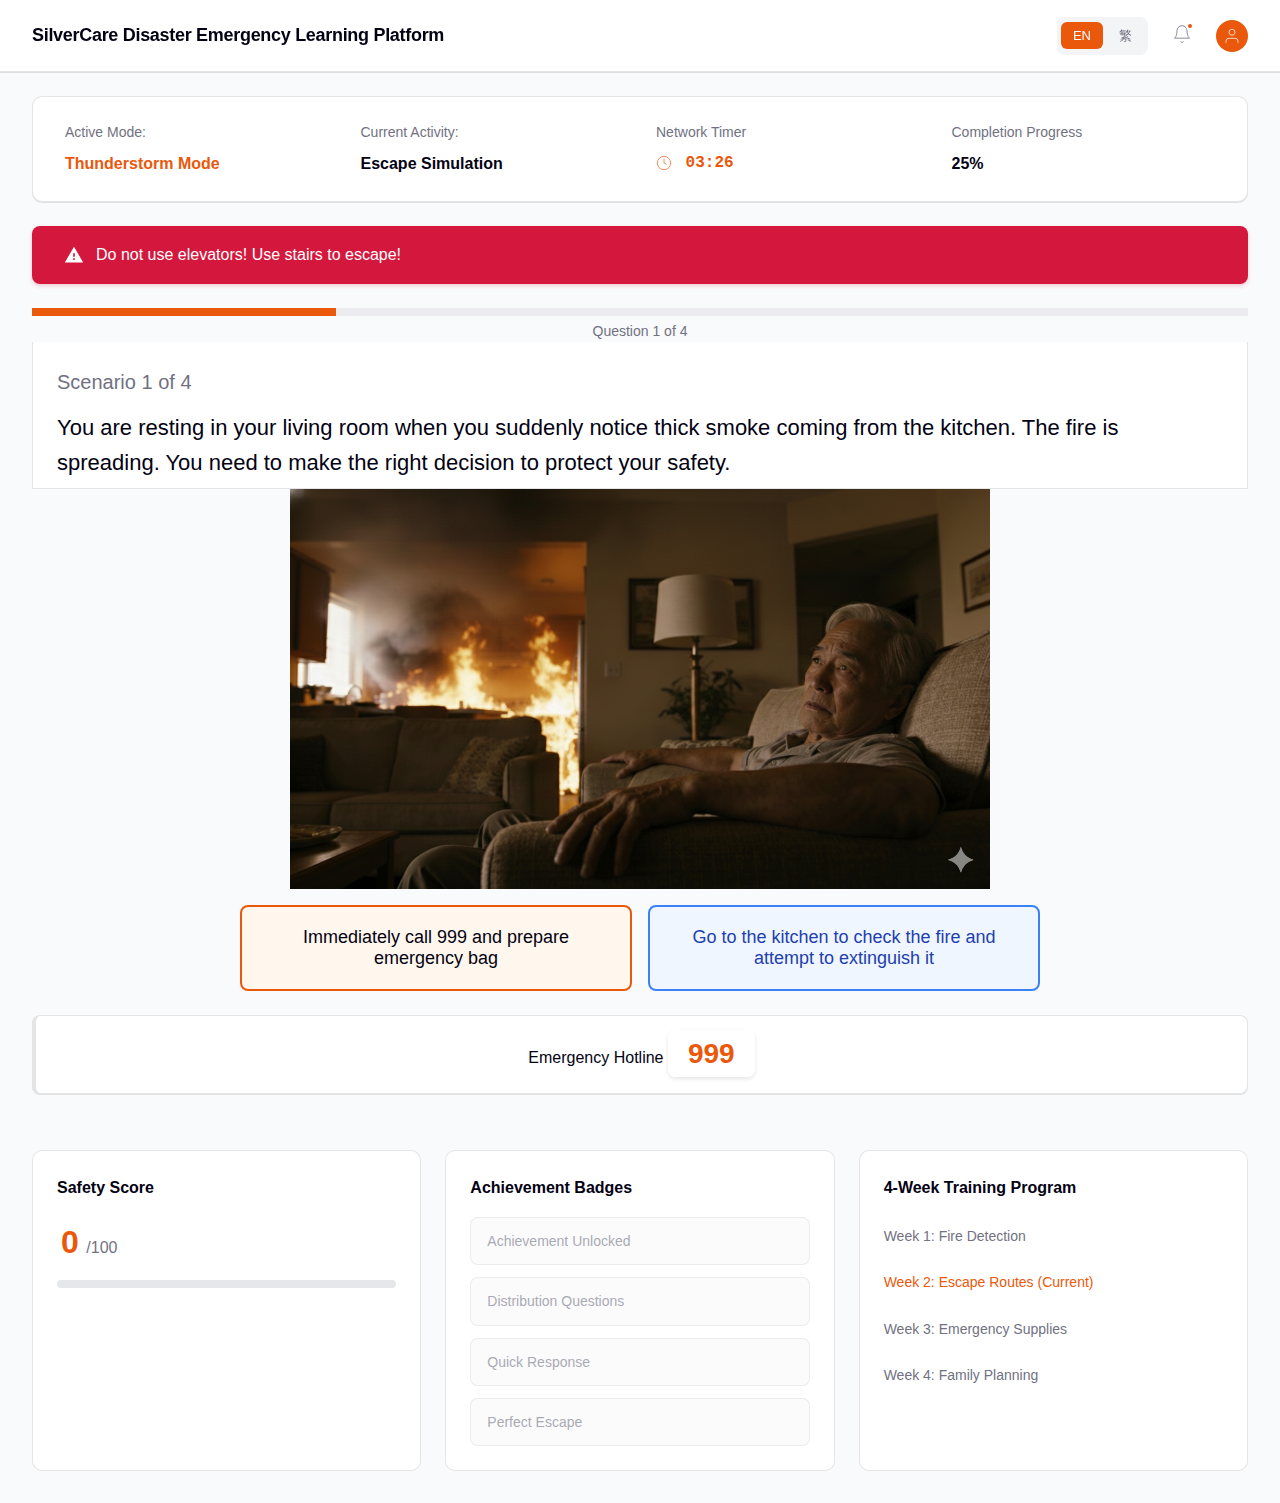
<file: fire-escape.html>
<!DOCTYPE html>
<html lang="en">
<head>
    <meta charset="UTF-8">
    <meta name="viewport" content="width=device-width, initial-scale=1.0">
    <title>Fire Escape Simulation - SilverCare Platform</title>
    <link rel="stylesheet" href="styles.css">
    <link rel="stylesheet" href="icons.css">
    <script src="language.js"></script>
</head>
<body>
    <!-- Main Content Wrapper -->
    <div class="main-wrapper no-sidebar">
        <!-- Platform Header -->
        <header class="platform-header">
            <h1 class="header-title" data-i18n="platformTitle">SilverCare Disaster Emergency Learning Platform</h1>
            <div class="header-right">
                <div class="language-switcher">
                    <button class="language-button" onclick="setLanguage('en')" title="English">
                        <span>EN</span>
                    </button>
                    <button class="language-button" onclick="setLanguage('zh_TW')" title="繁體中文">
                        <span>繁</span>
                    </button>
                </div>
                <button class="notification-button">
                    <svg viewBox="0 0 24 24" fill="none" stroke="currentColor">
                        <path d="M18 8A6 6 0 0 0 6 8c0 7-3 9-3 9h18s-3-2-3-9"/>
                        <path d="M13.73 21a2 2 0 0 1-3.46 0"/>
                    </svg>
                    <span class="notification-dot"></span>
                </button>
                <button class="user-button">
                    <svg viewBox="0 0 24 24" fill="none" stroke="currentColor">
                        <path d="M20 21v-2a4 4 0 0 0-4-4H8a4 4 0 0 0-4 4v2"/>
                        <circle cx="12" cy="7" r="4"/>
                    </svg>
                </button>
            </div>
        </header>

        <!-- Training Status Panel -->
        <div class="status-panel">
            <div class="status-item">
                <span class="status-label" data-i18n="activeMode">Active Mode</span>
                <span class="status-value mode-thunderstorm" data-i18n="thunderstormMode">Thunderstorm Mode</span>
            </div>
            <div class="status-item">
                <span class="status-label" data-i18n="currentActivity">Current Activity</span>
                <span class="status-value" data-i18n="escapeSimulation">Escape Simulation</span>
            </div>
            <div class="status-item">
                <span class="status-label" data-i18n="networkTimer">Network Timer</span>
                <span class="status-value timer" id="networkTimer">
                    <svg class="timer-icon" viewBox="0 0 24 24" fill="none" stroke="currentColor">
                        <circle cx="12" cy="12" r="10"/>
                        <path d="M12 6v6l4 2"/>
                    </svg>
                    03:26
                </span>
            </div>
            <div class="status-item">
                <span class="status-label" data-i18n="completionProgress">Completion Progress</span>
                <span class="status-value" id="completionProgress">0%</span>
            </div>
        </div>

        <!-- Critical Warning Banner -->
        <div class="warning-banner">
            <span class="warning-icon">
                <svg viewBox="0 0 24 24" fill="currentColor">
                    <path d="M1 21h22L12 2 1 21zm12-3h-2v-2h2v2zm0-4h-2v-4h2v4z"/>
                </svg>
            </span>
            <span class="warning-text" data-i18n="elevatorWarning">Do not use elevators! Use stairs to escape!</span>
        </div>

        <!-- Main Content -->
        <main class="main-content fire-escape-content">
            <!-- Progress Bar -->
            <div class="question-progress-container">
                <div class="question-progress-bar">
                    <div class="question-progress-fill" id="questionProgressFill" style="width: 0%"></div>
                </div>
                <div class="question-progress-text" id="questionProgressText">Question 1 of 4</div>
            </div>

            <!-- Scenario Question -->
            <div class="scenario-question-container">
                <div class="scenario-number" id="scenarioNumber" data-i18n="scenario1of4">Scenario 1 of 4</div>
                <p class="scenario-description" id="scenarioDescription">
                    You are resting in your living room when you suddenly notice thick smoke coming from the kitchen. The fire is spreading. You need to make the right decision to protect your safety.
                </p>
            </div>

            <!-- Feedback Message -->
            <div class="feedback-message" id="scenarioFeedback" style="display: none;"></div>

            <!-- Image and Choices Row -->
            <div class="image-choices-row">
                <!-- Scene Display -->
                <div class="scene-container">
                    <div class="scene-display">
                        <img id="scenarioImage" src="pic/onfire_kitchen.png" alt="Fire Escape Scene" class="scene-image" onerror="this.src='data:image/svg+xml,%3Csvg xmlns=%22http://www.w3.org/2000/svg%22 width=%22800%22 height=%22400%22%3E%3Crect fill=%22%23f5f5f5%22 width=%22800%22 height=%22400%22/%3E%3Ctext x=%2250%25%22 y=%2250%25%22 text-anchor=%22middle%22 dy=%22.3em%22 fill=%22%23666%22 font-family=%22Arial%22 font-size=%2218%22%3EFire Escape Scenario%3C/text%3E%3C/svg%3E'">
                    </div>
                </div>

                <!-- Decision Options -->
                <div class="decision-options">
                    <button class="decision-button decision-orange" id="option1" onclick="selectOption(0)">
                        <span class="decision-text" id="option1Text">Immediately call 999 and prepare emergency bag</span>
                    </button>
                    <button class="decision-button decision-blue" id="option2" onclick="selectOption(1)">
                        <span class="decision-text" id="option2Text">Go to the kitchen to check the fire and attempt to extinguish it</span>
                    </button>
                    <!-- Next Button -->
                    <div class="next-button-container" id="nextButtonContainer" style="display: none;">
                        <button class="next-scenario-button" onclick="nextScenario()" data-i18n="nextScenario">
                            Next Scenario
                        </button>
                    </div>
                </div>
            </div>

            <!-- Emergency Hotline Display -->
            <div class="hotline-display-inline">
                <span class="hotline-label" data-i18n="emergencyHotline">Emergency Hotline</span>
                <span class="hotline-number">999</span>
            </div>

            <!-- Bottom Sidebar -->
            <div class="sidebar-column-bottom">
                <!-- Safety Score -->
                <div class="safety-score-card">
                    <h3 class="card-title" data-i18n="safetyScore">Safety Score</h3>
                    <div class="score-display">
                        <span class="score-value" id="safetyScore">0</span>
                        <span class="score-max">/100</span>
                    </div>
                    <div class="score-progress-bar">
                        <div class="score-progress-fill" id="scoreProgressFill" style="width: 0%"></div>
                    </div>
                </div>

                <!-- Achievement Badges -->
                <div class="achievement-badges-card">
                    <h3 class="card-title" data-i18n="achievementBadges">Achievement Badges</h3>
                    <div class="badges-list">
                        <div class="badge-item-small locked" data-badge="achievement-unlocked">
                            <span class="badge-name-small" data-i18n="achievementUnlocked">Achievement Unlocked</span>
                        </div>
                        <div class="badge-item-small locked" data-badge="distribution">
                            <span class="badge-name-small" data-i18n="distributionQuestions">Distribution Questions</span>
                        </div>
                        <div class="badge-item-small locked" data-badge="quick-response">
                            <span class="badge-name-small" data-i18n="quickResponse">Quick Response</span>
                        </div>
                        <div class="badge-item-small locked" data-badge="perfect-escape">
                            <span class="badge-name-small" data-i18n="perfectEscape">Perfect Escape</span>
                        </div>
                    </div>
                </div>

                <!-- 4-Week Training Program -->
                <div class="training-program-card">
                    <h3 class="card-title" data-i18n="fourWeekTrainingProgram">4-Week Training Program</h3>
                    <div class="program-list">
                        <div class="program-item" data-i18n="week1FireDetection">Week 1: Fire Detection</div>
                        <div class="program-item current" data-i18n="week2EscapeRoutes">Week 2: Escape Routes (Current)</div>
                        <div class="program-item" data-i18n="week3EmergencySupplies">Week 3: Emergency Supplies</div>
                        <div class="program-item" data-i18n="week4FamilyPlanning">Week 4: Family Planning</div>
                    </div>
                </div>
            </div>
        </main>

        <!-- Completion Screen (Hidden by default) -->
        <div class="completion-screen" id="completionScreen" style="display: none;">
            <div class="completion-content">
                <button class="back-link" onclick="window.location.href='index.html'">
                    <svg viewBox="0 0 24 24" fill="none" stroke="currentColor">
                        <path d="M19 12H5M12 19l-7-7 7-7"/>
                    </svg>
                    <span data-i18n="backToHome">Back to Home</span>
                </button>

                <div class="completion-card">
                    <div class="completion-icon">
                        <svg viewBox="0 0 24 24" fill="currentColor">
                            <path d="M12 2l3.09 6.26L22 9.27l-5 4.87 1.18 6.88L12 17.77l-6.18 3.25L7 14.14 2 9.27l6.91-1.01L12 2z"/>
                        </svg>
                    </div>
                    <h2 class="completion-title" data-i18n="fireEscapeSimulationComplete">Fire Escape Simulation Complete!</h2>
                    <div class="completion-stats">
                        <div class="completion-stat">
                            <span class="stat-label" data-i18n="finalScore">Final Score:</span>
                            <span class="stat-value" id="finalScore">0/100</span>
                        </div>
                        <div class="completion-stat">
                            <span class="stat-label" data-i18n="time">Time:</span>
                            <span class="stat-value" id="finalTime">00:00</span>
                        </div>
                    </div>

                    <!-- Achievement Badges -->
                    <div class="completion-badges">
                        <h3 class="completion-section-title" data-i18n="achievementBadges">Achievement Badges</h3>
                        <div class="completion-badges-grid">
                            <div class="completion-badge" id="completionBadge1">
                                <div class="completion-badge-name" data-i18n="achievementUnlocked">Achievement Unlocked</div>
                                <div class="completion-badge-check" style="display: none;">✓</div>
                            </div>
                            <div class="completion-badge" id="completionBadge2">
                                <div class="completion-badge-name" data-i18n="distributionQuestions">Distribution Questions</div>
                                <div class="completion-badge-check" style="display: none;">✓</div>
                            </div>
                            <div class="completion-badge" id="completionBadge3">
                                <div class="completion-badge-name" data-i18n="quickResponse">Quick Response</div>
                                <div class="completion-badge-check" style="display: none;">✓</div>
                            </div>
                            <div class="completion-badge" id="completionBadge4">
                                <div class="completion-badge-name" data-i18n="perfectEscape">Perfect Escape</div>
                                <div class="completion-badge-check" style="display: none;">✓</div>
                            </div>
                        </div>
                    </div>

                    <!-- Action Buttons -->
                    <div class="completion-actions">
                        <button class="completion-button secondary" onclick="restartSimulation()" data-i18n="tryAgain">
                            Try Again
                        </button>
                        <button class="completion-button primary" onclick="window.location.href='index.html'">
                            <span data-i18n="backToHome">Back to Home</span>
                        </button>
                    </div>
                </div>
            </div>
        </div>
    </div>

    <script src="script.js"></script>
    <script>
        // Fire Escape Simulation Data
        function getScenarios() {
            return [
                {
                    id: 1,
                    image: 'pic/onfire_kitchen.png',
                    description: getText('scenario1Description'),
                    options: [
                        { text: getText('scenario1Option1'), correct: true, points: 25 },
                        { text: getText('scenario1Option2'), correct: false, points: 0 }
                    ],
                    feedback: {
                        correct: getText('scenario1FeedbackCorrect'),
                        incorrect: getText('scenario1FeedbackIncorrect')
                    }
                },
                {
                    id: 2,
                    image: 'pic/door_fire.png',
                    description: getText('scenario2Description'),
                    options: [
                        { text: getText('scenario2Option1'), correct: true, points: 25 },
                        { text: getText('scenario2Option2'), correct: false, points: 0 }
                    ],
                    feedback: {
                        correct: getText('scenario2FeedbackCorrect'),
                        incorrect: getText('scenario2FeedbackIncorrect')
                    }
                },
                {
                    id: 3,
                    image: 'pic/2wayout.png',
                    description: getText('scenario3Description'),
                    options: [
                        { text: getText('scenario3Option1'), correct: true, points: 25 },
                        { text: getText('scenario3Option2'), correct: false, points: 0 }
                    ],
                    feedback: {
                        correct: getText('scenario3FeedbackCorrect'),
                        incorrect: getText('scenario3FeedbackIncorrect')
                    }
                },
                {
                    id: 4,
                    image: 'pic/sharpClothes.png',
                    description: getText('scenario4Description'),
                    options: [
                        { text: getText('scenario4Option1'), correct: true, points: 25 },
                        { text: getText('scenario4Option2'), correct: false, points: 0 }
                    ],
                    feedback: {
                        correct: getText('scenario4FeedbackCorrect'),
                        incorrect: getText('scenario4FeedbackIncorrect')
                    }
                }
            ];
        }
        
        let scenarios = getScenarios();

        let currentScenarioIndex = 0;
        let totalScore = 0;
        let startTime = Date.now();
        let timerInterval;
        let timerSeconds = 206; // 03:26 in seconds

        // Initialize
        window.addEventListener('load', () => {
            startTimer();
            loadScenario(0);
            loadProgress();
        });
        
        // Reload scenarios when language changes
        window.addEventListener('languageChanged', () => {
            scenarios = getScenarios();
            loadScenario(currentScenarioIndex);
        });

        function startTimer() {
            timerInterval = setInterval(() => {
                timerSeconds++;
                updateTimer();
            }, 1000);
        }

        function updateTimer() {
            const minutes = Math.floor(timerSeconds / 60);
            const seconds = timerSeconds % 60;
            const timerElement = document.getElementById('networkTimer');
            timerElement.innerHTML = `
                <svg class="timer-icon" viewBox="0 0 24 24" fill="none" stroke="currentColor">
                    <circle cx="12" cy="12" r="10"/>
                    <path d="M12 6v6l4 2"/>
                </svg>
                ${String(minutes).padStart(2, '0')}:${String(seconds).padStart(2, '0')}
            `;
        }

        function loadScenario(index) {
            if (index >= scenarios.length) {
                showCompletion();
                return;
            }

            const scenario = scenarios[index];
            currentScenarioIndex = index;

            // Update scenario number
            document.getElementById('scenarioNumber').textContent = getText('scenario') + ` ${scenario.id} ` + getText('of') + ` 4`;

            // Update image
            document.getElementById('scenarioImage').src = scenario.image;

            // Update description
            document.getElementById('scenarioDescription').textContent = scenario.description;

            // Update options
            document.getElementById('option1Text').textContent = scenario.options[0].text;
            document.getElementById('option2Text').textContent = scenario.options[1].text;

            // Reset button states
            document.getElementById('option1').className = 'decision-button decision-orange';
            document.getElementById('option2').className = 'decision-button decision-blue';
            document.getElementById('option1').disabled = false;
            document.getElementById('option2').disabled = false;

            // Hide feedback and next button
            document.getElementById('scenarioFeedback').style.display = 'none';
            document.getElementById('nextButtonContainer').style.display = 'none';

            // Update completion progress
            const progress = Math.round(((index + 1) / scenarios.length) * 100);
            document.getElementById('completionProgress').textContent = progress + '%';
            
            // Update question progress bar
            const questionProgress = Math.round(((index + 1) / scenarios.length) * 100);
            document.getElementById('questionProgressFill').style.width = questionProgress + '%';
            document.getElementById('questionProgressText').textContent = `Question ${index + 1} of ${scenarios.length}`;
        }

        function selectOption(optionIndex) {
            const scenario = scenarios[currentScenarioIndex];
            const selectedOption = scenario.options[optionIndex];
            const feedbackDiv = document.getElementById('scenarioFeedback');
            const option1 = document.getElementById('option1');
            const option2 = document.getElementById('option2');

            // Disable buttons
            option1.disabled = true;
            option2.disabled = true;

            // Update score
            if (selectedOption.correct) {
                totalScore += selectedOption.points;
                feedbackDiv.textContent = '✓ ' + scenario.feedback.correct;
                feedbackDiv.className = 'feedback-message success';
                option1.className = selectedOption === scenario.options[0] 
                    ? 'decision-button decision-green' 
                    : 'decision-button decision-orange';
                option2.className = selectedOption === scenario.options[1] 
                    ? 'decision-button decision-green' 
                    : 'decision-button decision-blue';
            } else {
                feedbackDiv.textContent = '✗ ' + scenario.feedback.incorrect;
                feedbackDiv.className = 'feedback-message error';
                option1.className = scenario.options[0].correct 
                    ? 'decision-button decision-green' 
                    : 'decision-button decision-orange';
                option2.className = scenario.options[1].correct 
                    ? 'decision-button decision-green' 
                    : 'decision-button decision-blue';
            }

            feedbackDiv.style.display = 'block';
            document.getElementById('nextButtonContainer').style.display = 'block';

            // Update safety score
            updateSafetyScore(totalScore);
            updateScoreProgress(totalScore);

            // Check for badges
            checkBadges();
        }

        function nextScenario() {
            if (currentScenarioIndex < scenarios.length - 1) {
                loadScenario(currentScenarioIndex + 1);
            } else {
                showCompletion();
            }
        }

        function showCompletion() {
            clearInterval(timerInterval);
            const elapsedTime = Math.floor((Date.now() - startTime) / 1000);
            const minutes = Math.floor(elapsedTime / 60);
            const seconds = elapsedTime % 60;

            document.querySelector('.main-content').style.display = 'none';
            document.getElementById('completionScreen').style.display = 'block';

            document.getElementById('finalScore').textContent = totalScore + '/100';
            document.getElementById('finalTime').textContent = 
                `${String(minutes).padStart(2, '0')}:${String(seconds).padStart(2, '0')}`;

            // Update badges
            if (totalScore >= 80) {
                document.getElementById('completionBadge1').classList.add('earned');
                document.getElementById('completionBadge1').querySelector('.completion-badge-check').style.display = 'block';
            }
            if (currentScenarioIndex >= 2) {
                document.getElementById('completionBadge2').classList.add('earned');
                document.getElementById('completionBadge2').querySelector('.completion-badge-check').style.display = 'block';
            }
            if (timerSeconds < 300) {
                document.getElementById('completionBadge3').classList.add('earned');
                document.getElementById('completionBadge3').querySelector('.completion-badge-check').style.display = 'block';
            }
            if (totalScore === 100) {
                document.getElementById('completionBadge4').classList.add('earned');
                document.getElementById('completionBadge4').querySelector('.completion-badge-check').style.display = 'block';
            }

            // Save progress
            const completion = 100;
            const attempts = parseInt(localStorage.getItem('fireEscapeAttempts') || '0') + 1;
            const bestScore = Math.max(totalScore, parseInt(localStorage.getItem('fireEscapeBestScore') || '0'));

            localStorage.setItem('fireEscapeCompletion', completion);
            localStorage.setItem('fireEscapeAttempts', attempts);
            localStorage.setItem('fireEscapeBestScore', bestScore);
            updateSafetyScore(totalScore);
            saveProgress();
        }

        function restartSimulation() {
            currentScenarioIndex = 0;
            totalScore = 0;
            timerSeconds = 0;
            startTime = Date.now();
            document.querySelector('.main-content').style.display = 'block';
            document.getElementById('completionScreen').style.display = 'none';
            startTimer();
            loadScenario(0);
            updateSafetyScore(0);
            updateScoreProgress(0);
        }

        function updateSafetyScore(score) {
            document.getElementById('safetyScore').textContent = score;
        }

        function updateScoreProgress(score) {
            document.getElementById('scoreProgressFill').style.width = score + '%';
        }

        function checkBadges() {
            if (totalScore >= 80) {
                unlockBadge('achievement-unlocked');
            }
            if (currentScenarioIndex >= 2) {
                unlockBadge('distribution');
            }
            if (timerSeconds < 300) {
                unlockBadge('quick-response');
            }
        }

        function loadProgress() {
            const score = getSafetyScore();
            updateSafetyScore(score);
            updateScoreProgress(score);
        }
    </script>
</body>
</html>
</file>
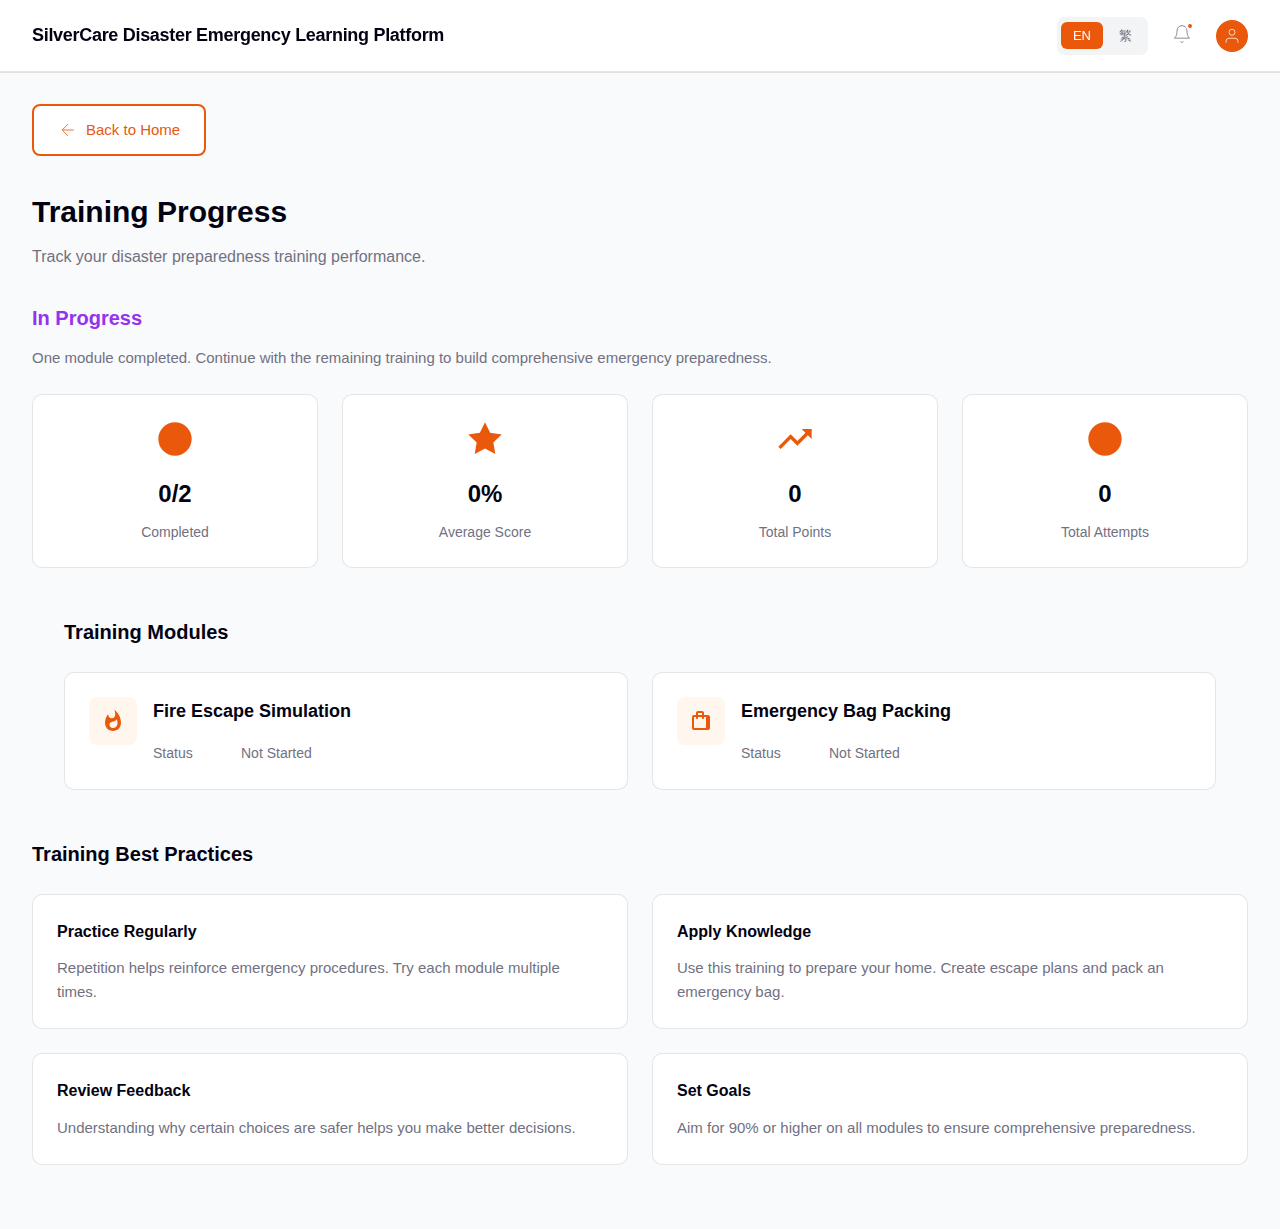
<file: progress.html>
<!DOCTYPE html>
<html lang="en">
<head>
    <meta charset="UTF-8">
    <meta name="viewport" content="width=device-width, initial-scale=1.0">
    <title>Training Progress - SilverCare Platform</title>
    <link rel="stylesheet" href="styles.css">
    <link rel="stylesheet" href="icons.css">
    <script src="language.js"></script>
</head>
<body>
    <!-- Main Content Wrapper -->
    <div class="main-wrapper no-sidebar">
        <!-- Platform Header -->
        <header class="platform-header">
            <h1 class="header-title" data-i18n="platformTitle">SilverCare Disaster Emergency Learning Platform</h1>
            <div class="header-right">
                <div class="language-switcher">
                    <button class="language-button" onclick="setLanguage('en')" title="English">
                        <span>EN</span>
                    </button>
                    <button class="language-button" onclick="setLanguage('zh_TW')" title="繁體中文">
                        <span>繁</span>
                    </button>
                </div>
                <button class="notification-button">
                    <svg viewBox="0 0 24 24" fill="none" stroke="currentColor">
                        <path d="M18 8A6 6 0 0 0 6 8c0 7-3 9-3 9h18s-3-2-3-9"/>
                        <path d="M13.73 21a2 2 0 0 1-3.46 0"/>
                    </svg>
                    <span class="notification-dot"></span>
                </button>
                <button class="user-button">
                    <svg viewBox="0 0 24 24" fill="none" stroke="currentColor">
                        <path d="M20 21v-2a4 4 0 0 0-4-4H8a4 4 0 0 0-4 4v2"/>
                        <circle cx="12" cy="7" r="4"/>
                    </svg>
                </button>
            </div>
        </header>

        <!-- Main Content -->
        <main class="main-content progress-content">
            <!-- Back to Home Link -->
            <a href="index.html" class="back-link">
                <svg viewBox="0 0 24 24" fill="none" stroke="currentColor">
                    <path d="M19 12H5M12 19l-7-7 7-7"/>
                </svg>
                <span data-i18n="backToHome">Back to Home</span>
            </a>

            <!-- Page Title -->
            <div class="progress-header">
                <h2 class="progress-title" data-i18n="trainingProgress">Training Progress</h2>
                <p class="progress-subtitle" data-i18n="trackPerformance">Track your disaster preparedness training performance.</p>
            </div>

            <!-- In Progress Section -->
            <div class="in-progress-section">
                <h3 class="in-progress-title" data-i18n="inProgress">In Progress</h3>
                <p class="in-progress-description" data-i18n="oneModuleCompleted">One module completed. Continue with the remaining training to build comprehensive emergency preparedness.</p>
                
                <!-- Summary Cards -->
                <div class="summary-cards">
                    <div class="summary-card">
                        <div class="summary-icon">
                            <svg viewBox="0 0 24 24" fill="currentColor">
                                <circle cx="12" cy="12" r="10"/>
                                <circle cx="12" cy="12" r="6"/>
                                <circle cx="12" cy="12" r="2"/>
                            </svg>
                        </div>
                        <div class="summary-value" id="completedCount">0/2</div>
                        <div class="summary-label" data-i18n="completed">Completed</div>
                    </div>
                    
                    <div class="summary-card">
                        <div class="summary-icon">
                            <svg viewBox="0 0 24 24" fill="currentColor">
                                <path d="M12 2l3.09 6.26L22 9.27l-5 4.87 1.18 6.88L12 17.77l-6.18 3.25L7 14.14 2 9.27l6.91-1.01L12 2z"/>
                            </svg>
                        </div>
                        <div class="summary-value" id="averageScore">0%</div>
                        <div class="summary-label" data-i18n="averageScore">Average Score</div>
                    </div>
                    
                    <div class="summary-card">
                        <div class="summary-icon">
                            <svg viewBox="0 0 24 24" fill="currentColor">
                                <path d="M16 6l2.29 2.29-4.88 4.88-4-4L2 16.59 3.41 18l6-6 4 4 6.3-6.29L22 12V6z"/>
                            </svg>
                        </div>
                        <div class="summary-value" id="totalPoints">0</div>
                        <div class="summary-label" data-i18n="totalPoints">Total Points</div>
                    </div>
                    
                    <div class="summary-card">
                        <div class="summary-icon">
                            <svg viewBox="0 0 24 24" fill="currentColor">
                                <circle cx="12" cy="12" r="10"/>
                                <path d="M12 6v6l4 2"/>
                            </svg>
                        </div>
                        <div class="summary-value" id="totalAttempts">0</div>
                        <div class="summary-label" data-i18n="totalAttempts">Total Attempts</div>
                    </div>
                </div>
            </div>

            <!-- Training Modules Section -->
            <div class="training-modules-section">
                <h3 class="modules-section-title" data-i18n="trainingModulesSection">Training Modules</h3>
                
                <div class="modules-list">
                    <!-- Fire Escape Simulation Module -->
                    <div class="progress-module-card">
                        <div class="module-icon-progress">
                            <svg viewBox="0 0 24 24" fill="currentColor">
                                <path d="M13.5.67s.74 2.65.74 4.8c0 2.06-1.35 3.73-3.41 3.73-2.07 0-3.63-1.67-3.63-3.73l.03-.36C5.21 7.51 4 10.62 4 14c0 4.42 3.58 8 8 8s8-3.58 8-8C20 8.61 17.41 3.8 13.5.67zM11.71 19c-1.78 0-3.22-1.4-3.22-3.14 0-1.62 1.05-2.76 2.81-3.12 1.77-.36 3.6-1.21 4.62-2.58.39 1.29.59 2.65.59 4.04 0 2.65-2.15 4.8-4.8 4.8z"/>
                            </svg>
                        </div>
                        <div class="module-info-progress">
                            <h4 class="module-title-progress" data-i18n="fireEscapeSimulation">Fire Escape Simulation</h4>
                            <div class="module-details-progress">
                                <div class="module-detail-row">
                                    <span class="detail-label-progress" data-i18n="status">Status:</span>
                                    <span class="detail-value-progress status-not-started" id="fireEscapeStatusProgress">
                                        <span data-i18n="notStarted">Not Started</span>
                                    </span>
                                </div>
                                <div class="module-detail-row" id="fireEscapeScoreRow" style="display: none;">
                                    <span class="detail-label-progress" data-i18n="bestScore">Best Score:</span>
                                    <span class="detail-value-progress" id="fireEscapeBestScoreProgress">0/100</span>
                                </div>
                                <div class="module-detail-row" id="fireEscapeAttemptsRow" style="display: none;">
                                    <span class="detail-label-progress" data-i18n="attempts">Attempts:</span>
                                    <span class="detail-value-progress" id="fireEscapeAttemptsProgress">0</span>
                                </div>
                                <div class="module-detail-row" id="fireEscapePerformanceRow" style="display: none;">
                                    <span class="detail-label-progress" data-i18n="performance">Performance:</span>
                                    <div class="performance-bar">
                                        <div class="performance-fill" id="fireEscapePerformanceFill" style="width: 0%"></div>
                                    </div>
                                </div>
                            </div>
                        </div>
                    </div>

                    <!-- Emergency Bag Packing Module -->
                    <div class="progress-module-card">
                        <div class="module-icon-progress">
                            <svg viewBox="0 0 24 24" fill="currentColor">
                                <path d="M17 6h-2V4c0-1.1-.9-2-2-2H9c-1.1 0-2 .9-2 2v2H5c-1.1 0-2 .9-2 2v11c0 1.1.9 2 2 2h14c1.1 0 2-.9 2-2V8c0-1.1-.9-2-2-2zM9 4h4v2H9V4zm8 15H5V8h2v1c0 .6.4 1 1 1s1-.4 1-1V8h4v1c0 .6.4 1 1 1s1-.4 1-1V8h2v11z"/>
                            </svg>
                        </div>
                        <div class="module-info-progress">
                            <h4 class="module-title-progress" data-i18n="emergencyBagPacking">Emergency Bag Packing</h4>
                            <div class="module-details-progress">
                                <div class="module-detail-row">
                                    <span class="detail-label-progress" data-i18n="status">Status:</span>
                                    <span class="detail-value-progress status-not-started" id="bagStatusProgress">
                                        <span data-i18n="notStarted">Not Started</span>
                                    </span>
                                </div>
                                <div class="module-detail-row" id="bagScoreRow" style="display: none;">
                                    <span class="detail-label-progress" data-i18n="bestScore">Best Score:</span>
                                    <span class="detail-value-progress" id="bagBestScoreProgress">0/100</span>
                                </div>
                                <div class="module-detail-row" id="bagAttemptsRow" style="display: none;">
                                    <span class="detail-label-progress" data-i18n="attempts">Attempts:</span>
                                    <span class="detail-value-progress" id="bagAttemptsProgress">0</span>
                                </div>
                                <div class="module-detail-row" id="bagPerformanceRow" style="display: none;">
                                    <span class="detail-label-progress" data-i18n="performance">Performance:</span>
                                    <div class="performance-bar">
                                        <div class="performance-fill" id="bagPerformanceFill" style="width: 0%"></div>
                                    </div>
                                </div>
                            </div>
                        </div>
                    </div>
                </div>
            </div>

            <!-- Training Best Practices Section -->
            <div class="best-practices-section">
                <h3 class="practices-title" data-i18n="trainingBestPractices">Training Best Practices</h3>
                <div class="practices-grid">
                    <div class="practice-card">
                        <h4 class="practice-title" data-i18n="practiceRegularly">Practice Regularly</h4>
                        <p class="practice-description" data-i18n="practiceRegularlyDesc">Repetition helps reinforce emergency procedures. Try each module multiple times.</p>
                    </div>
                    <div class="practice-card">
                        <h4 class="practice-title" data-i18n="applyKnowledge">Apply Knowledge</h4>
                        <p class="practice-description" data-i18n="applyKnowledgeDesc">Use this training to prepare your home. Create escape plans and pack an emergency bag.</p>
                    </div>
                    <div class="practice-card">
                        <h4 class="practice-title" data-i18n="reviewFeedback">Review Feedback</h4>
                        <p class="practice-description" data-i18n="reviewFeedbackDesc">Understanding why certain choices are safer helps you make better decisions.</p>
                    </div>
                    <div class="practice-card">
                        <h4 class="practice-title" data-i18n="setGoals">Set Goals</h4>
                        <p class="practice-description" data-i18n="setGoalsDesc">Aim for 90% or higher on all modules to ensure comprehensive preparedness.</p>
                    </div>
                </div>
            </div>
        </main>
    </div>

    <script src="script.js"></script>
    <script>
        // Load and display progress
        function loadProgress() {
            // Get completion status
            const fireEscapeCompletion = parseInt(localStorage.getItem('fireEscapeCompletion') || '0');
            const bagCompletion = parseInt(localStorage.getItem('bagTrainingCompletion') || '0');
            
            // Calculate completed count
            let completedCount = 0;
            if (fireEscapeCompletion >= 100) completedCount++;
            if (bagCompletion >= 100) completedCount++;
            
            document.getElementById('completedCount').textContent = `${completedCount}/2`;
            
            // Get scores
            const fireEscapeBestScore = parseInt(localStorage.getItem('fireEscapeBestScore') || '0');
            const bagBestScore = parseInt(localStorage.getItem('bagBestScore') || '0');
            
            // Calculate average score
            let totalScore = 0;
            let scoreCount = 0;
            if (fireEscapeBestScore > 0) {
                totalScore += fireEscapeBestScore;
                scoreCount++;
            }
            if (bagBestScore > 0) {
                totalScore += bagBestScore;
                scoreCount++;
            }
            const averageScore = scoreCount > 0 ? Math.round(totalScore / scoreCount) : 0;
            document.getElementById('averageScore').textContent = `${averageScore}%`;
            
            // Calculate total points
            const totalPoints = fireEscapeBestScore + bagBestScore;
            document.getElementById('totalPoints').textContent = totalPoints;
            
            // Get attempts
            const fireEscapeAttempts = parseInt(localStorage.getItem('fireEscapeAttempts') || '0');
            const bagAttempts = parseInt(localStorage.getItem('bagAttempts') || '0');
            const totalAttempts = fireEscapeAttempts + bagAttempts;
            document.getElementById('totalAttempts').textContent = totalAttempts;
            
            // Update Fire Escape Simulation module
            if (fireEscapeCompletion >= 100) {
                document.getElementById('fireEscapeStatusProgress').textContent = 'Completed';
                document.getElementById('fireEscapeStatusProgress').className = 'detail-value-progress status-completed';
                document.getElementById('fireEscapeStatusProgress').innerHTML = `
                    <svg class="check-icon-small" viewBox="0 0 24 24" fill="currentColor">
                        <path d="M9 16.17L4.83 12l-1.42 1.41L9 19 21 7l-1.41-1.41z"/>
                    </svg>
                    Completed
                `;
                document.getElementById('fireEscapeScoreRow').style.display = 'flex';
                document.getElementById('fireEscapeAttemptsRow').style.display = 'flex';
                document.getElementById('fireEscapePerformanceRow').style.display = 'flex';
                document.getElementById('fireEscapeBestScoreProgress').textContent = `${fireEscapeBestScore}/100`;
                document.getElementById('fireEscapeAttemptsProgress').textContent = fireEscapeAttempts;
                document.getElementById('fireEscapePerformanceFill').style.width = `${fireEscapeBestScore}%`;
            }
            
            // Update Emergency Bag Packing module
            if (bagCompletion >= 100) {
                const statusEl = document.getElementById('bagStatusProgress');
                statusEl.className = 'detail-value-progress status-completed';
                statusEl.innerHTML = `
                    <svg class="check-icon-small" viewBox="0 0 24 24" fill="currentColor">
                        <path d="M9 16.17L4.83 12l-1.42 1.41L9 19 21 7l-1.41-1.41z"/>
                    </svg>
                    <span data-i18n="completed">Completed</span>
                `;
                updatePageLanguage(); // Update the text
                document.getElementById('bagScoreRow').style.display = 'flex';
                document.getElementById('bagAttemptsRow').style.display = 'flex';
                document.getElementById('bagPerformanceRow').style.display = 'flex';
                document.getElementById('bagBestScoreProgress').textContent = `${bagBestScore}/100`;
                document.getElementById('bagAttemptsProgress').textContent = bagAttempts;
                document.getElementById('bagPerformanceFill').style.width = `${bagBestScore}%`;
            }
        }
        
        // Load progress on page load
        window.addEventListener('load', loadProgress);
    </script>
</body>
</html>
</file>
<file: icons.css>
/* Professional SVG Icons */
.icon {
    display: inline-block;
    width: 20px;
    height: 20px;
    vertical-align: middle;
}

.icon-shield {
    width: 24px;
    height: 24px;
    fill: currentColor;
}

.icon-home {
    width: 20px;
    height: 20px;
    fill: currentColor;
}

.icon-document {
    width: 20px;
    height: 20px;
    fill: currentColor;
}

.icon-alert {
    width: 20px;
    height: 20px;
    fill: currentColor;
}

.icon-lightbulb {
    width: 20px;
    height: 20px;
    fill: currentColor;
}

.icon-logout {
    width: 20px;
    height: 20px;
    fill: currentColor;
}

.icon-sos {
    width: 24px;
    height: 24px;
    fill: currentColor;
}

.icon-search {
    width: 18px;
    height: 18px;
    fill: currentColor;
}

.icon-bag {
    width: 32px;
    height: 32px;
    fill: currentColor;
}

.icon-fire {
    width: 32px;
    height: 32px;
    fill: currentColor;
}

.icon-trophy {
    width: 24px;
    height: 24px;
    fill: currentColor;
}

.icon-chart {
    width: 24px;
    height: 24px;
    fill: currentColor;
}

.icon-lightning {
    width: 24px;
    height: 24px;
    fill: currentColor;
}

.icon-star {
    width: 24px;
    height: 24px;
    fill: currentColor;
}

.icon-phone {
    width: 20px;
    height: 20px;
    fill: currentColor;
}

.icon-eye {
    width: 20px;
    height: 20px;
    fill: currentColor;
}

.icon-warning {
    width: 24px;
    height: 24px;
    fill: currentColor;
}

.icon-microphone {
    width: 18px;
    height: 18px;
    fill: currentColor;
}

.icon-pointer {
    width: 18px;
    height: 18px;
    fill: currentColor;
}
</file>
<file: styles.css>
/* Reset and Base Styles */
* {
    margin: 0;
    padding: 0;
    box-sizing: border-box;
}

:root {
    /* Color System - Based on Figma Design */
    --font-size: 16px;
    --background: #ffffff;
    --foreground: #030213;
    --card: #ffffff;
    --card-foreground: #030213;
    --primary: #030213;
    --primary-foreground: #ffffff;
    --secondary: #f3f3f5;
    --secondary-foreground: #030213;
    --muted: #ececf0;
    --muted-foreground: #717182;
    --accent: #e9ebef;
    --accent-foreground: #030213;
    --destructive: #d4183d;
    --destructive-foreground: #ffffff;
    --border: rgba(0, 0, 0, 0.1);
    --input-background: #f3f3f5;
    
    /* Orange Accent Colors */
    --orange-50: #fff7ed;
    --orange-100: #ffedd5;
    --orange-200: #fed7aa;
    --orange-300: #fdba74;
    --orange-400: #fb923c;
    --orange-500: #f97316;
    --orange-600: #ea580c;
    --orange-700: #c2410c;
    
    /* Gray Scale */
    --gray-50: #f9fafb;
    --gray-100: #f3f4f6;
    --gray-200: #e5e7eb;
    --gray-300: #d1d5db;
    --gray-400: #9ca3af;
    --gray-500: #6b7280;
    --gray-600: #4b5563;
    --gray-700: #374151;
    --gray-800: #1f2937;
    --gray-900: #111827;
    
    /* Success/Error Colors */
    --success: #10b981;
    --error: #ef4444;
    
    /* Radius */
    --radius: 0.625rem;
    --radius-sm: calc(var(--radius) - 4px);
    --radius-md: calc(var(--radius) - 2px);
    --radius-lg: var(--radius);
    
    /* Font Weights */
    --font-weight-normal: 400;
    --font-weight-medium: 500;
    --font-weight-semibold: 600;
}

body {
    font-family: -apple-system, BlinkMacSystemFont, 'Segoe UI', Roboto, 'Helvetica Neue', Arial, sans-serif;
    background: var(--gray-50);
    min-height: 100vh;
    color: var(--foreground);
    line-height: 1.6;
    display: flex;
    font-size: var(--font-size);
    -webkit-font-smoothing: antialiased;
    -moz-osx-font-smoothing: grayscale;
    overflow-x: hidden;
    overflow-y: auto;
}

body.kiosk-mode {
    display: block;
    overflow-x: hidden;
    overflow-y: auto;
}

/* Sidebar Navigation */
.sidebar {
    width: 224px;
    background: var(--background);
    position: fixed;
    height: 100vh;
    left: 0;
    top: 0;
    z-index: 100;
    display: flex;
    flex-direction: column;
    padding: 0;
    border-right: 1px solid var(--border);
}

.logo-container {
    padding: 2rem 1.5rem;
    border-bottom: 1px solid var(--border);
    display: flex;
    align-items: flex-start;
}

.logo-text {
    font-size: 1.5rem;
    font-weight: var(--font-weight-bold);
    letter-spacing: -0.5px;
    display: flex;
    flex-direction: column;
    gap: 0.25rem;
}

.logo-disaster {
    color: #FF6B35;
    font-size: 1.75rem;
    font-weight: 800;
    background: linear-gradient(135deg, #FF6B35, #FF8C42);
    -webkit-background-clip: text;
    -webkit-text-fill-color: transparent;
    background-clip: text;
}

.logo-platform {
    color: #4A5568;
    font-size: 1.5rem;
    font-weight: 700;
}

.nav-menu {
    flex: 1;
    padding: 0.75rem 0;
}

.nav-item {
    padding: 0.75rem 1.25rem;
    display: flex;
    align-items: center;
    gap: 0.75rem;
    color: var(--muted-foreground);
    cursor: pointer;
    transition: all 0.2s ease;
    border-left: 3px solid transparent;
    font-size: 0.9375rem;
    font-weight: var(--font-weight-medium);
}

.nav-item:hover {
    background: var(--gray-50);
    color: var(--foreground);
}

.nav-item.active {
    color: var(--orange-600);
    background: var(--orange-50);
    border-left-color: var(--orange-600);
    border-left-width: 3px;
    border-left-style: solid;
}

.nav-icon {
    width: 20px;
    height: 20px;
    display: flex;
    align-items: center;
    justify-content: center;
    color: inherit;
}


/* Main Content Area */
.main-wrapper {
    flex: 1;
    margin-left: 224px;
    min-height: 100vh;
}

.main-wrapper.no-sidebar {
    margin-left: 0;
    width: 100%;
}

/* Kiosk Interface Styles */
.page-background {
    position: fixed;
    top: 0;
    left: 0;
    width: 100%;
    height: 100vh;
    z-index: 0;
    display: flex;
    pointer-events: none;
}

.background-left {
    flex: 1;
    background-image: url('pic/Fire Escape Simulation.jpg');
    background-size: cover;
    background-position: center;
    background-repeat: no-repeat;
}

.background-right {
    flex: 1;
    background-image: url('pic/emergency_bag_packing.jpeg');
    background-size: cover;
    background-position: center;
    background-repeat: no-repeat;
}

.kiosk-wrapper {
    width: 100%;
    min-height: 100vh;
    position: relative;
    z-index: 1;
    display: flex;
    flex-direction: column;
    background: transparent;
    overflow-x: hidden;
    overflow-y: visible;
}

.kiosk-header {
    background: rgba(30, 30, 30, 0.85);
    padding: 2rem 3rem;
    backdrop-filter: blur(20px);
    -webkit-backdrop-filter: blur(20px);
    box-shadow: 0 2px 8px rgba(0, 0, 0, 0.3);
    display: flex;
    justify-content: space-between;
    align-items: center;
    border-bottom: 3px solid var(--orange-600);
    position: fixed;
    top: 0;
    left: 0;
    right: 0;
    width: 100%;
    z-index: 100;
    transition: transform 0.3s ease-in-out;
    transform: translateY(0);
}

.kiosk-header.hidden {
    transform: translateY(-100%);
}

.kiosk-logo {
    flex: 1;
}

.kiosk-title {
    font-size: 2rem;
    font-weight: var(--font-weight-bold);
    color: #ffffff;
    margin: 0;
    letter-spacing: -0.5px;
}

.kiosk-language-switcher {
    display: flex;
    gap: 0.5rem;
    background: var(--gray-100);
    border-radius: var(--radius-lg);
    padding: 0.5rem;
}

.kiosk-language-button {
    padding: 0.75rem 1.5rem;
    background: rgba(255, 255, 255, 0.9);
    border: none;
    border-radius: var(--radius-md);
    cursor: pointer;
    color: #000000;
    font-size: 1rem;
    font-weight: var(--font-weight-semibold);
    transition: all 0.2s ease;
    min-width: 60px;
}

.kiosk-language-button:hover {
    background: rgba(255, 255, 255, 1);
    color: #000000;
}

.kiosk-language-button.active {
    background: var(--orange-600);
    color: white;
}

.kiosk-content {
    flex: 1;
    padding: 3rem;
    padding-top: calc(3rem + 100px);
    max-width: 1400px;
    margin: 0 auto;
    width: 100%;
    position: relative;
    z-index: 1;
    overflow-x: hidden;
    overflow-y: visible;
}

.kiosk-welcome {
    text-align: center;
    margin-bottom: 4rem;
    background: rgba(255, 255, 255, 0.4);
    padding: 2rem;
    border-radius: var(--radius-lg);
    backdrop-filter: blur(20px);
    -webkit-backdrop-filter: blur(20px);
    box-shadow: 0 8px 32px rgba(0, 0, 0, 0.1);
}

.kiosk-welcome-title {
    font-size: 3rem;
    font-weight: 700;
    color: #000000;
    margin-bottom: 1rem;
    letter-spacing: -1px;
}

.kiosk-welcome-subtitle {
    font-size: 1.5rem;
    color: #1a1a1a;
    font-weight: 700;
}

.kiosk-modules-section {
    width: 100%;
}

.kiosk-module-grid {
    display: grid;
    grid-template-columns: repeat(auto-fit, minmax(500px, 1fr));
    gap: 3rem;
    max-width: 1200px;
    margin: 0 auto;
}

.kiosk-module-button {
    width: 100%;
    padding: 2rem 3rem;
    background: var(--orange-600);
    color: white;
    border: none;
    border-radius: var(--radius-lg);
    font-size: 1.5rem;
    font-weight: var(--font-weight-semibold);
    cursor: pointer;
    transition: all 0.3s ease;
    display: flex;
    align-items: center;
    justify-content: center;
    gap: 1rem;
    margin-top: 2rem;
    box-shadow: 0 4px 12px rgba(234, 88, 12, 0.3);
    min-height: 80px;
}

.kiosk-module-button:hover {
    background: var(--orange-700);
    transform: translateY(-2px);
    box-shadow: 0 6px 20px rgba(234, 88, 12, 0.4);
}

.kiosk-module-button:active {
    transform: translateY(0);
}

.kiosk-module-button .button-arrow {
    width: 24px;
    height: 24px;
}

/* Make module cards larger for kiosk */
.kiosk-module-grid .module-card {
    padding: 3rem;
    min-height: 400px;
}

.kiosk-module-grid .module-title {
    font-size: 2rem;
    margin-bottom: 1rem;
}

.kiosk-module-grid .module-description {
    font-size: 1.125rem;
    line-height: 1.6;
}

.kiosk-module-grid .module-icon {
    width: 80px;
    height: 80px;
}

/* Hide sidebar in kiosk mode */
body.kiosk-mode .sidebar {
    display: none;
}

body.kiosk-mode .main-wrapper {
    margin-left: 0;
}

/* Platform Header */
.platform-header {
    background: var(--background);
    padding: 1rem 2rem;
    box-shadow: 0 1px 0 0 var(--border);
    display: flex;
    align-items: center;
    justify-content: space-between;
    position: sticky;
    top: 0;
    z-index: 90;
    border-bottom: 1px solid var(--border);
}

.header-title {
    font-size: 1.125rem;
    font-weight: var(--font-weight-semibold);
    color: var(--foreground);
    letter-spacing: -0.3px;
}

.header-right {
    display: flex;
    align-items: center;
    gap: 1rem;
}

.language-switcher {
    display: flex;
    align-items: center;
    gap: 0.25rem;
    background: var(--gray-100);
    border-radius: var(--radius-md);
    padding: 0.25rem;
}

.language-button {
    padding: 0.375rem 0.75rem;
    background: transparent;
    border: none;
    border-radius: var(--radius-sm);
    cursor: pointer;
    color: var(--muted-foreground);
    font-size: 0.8125rem;
    font-weight: var(--font-weight-medium);
    transition: all 0.2s ease;
    min-width: 36px;
    text-align: center;
}

.language-button:hover {
    background: var(--gray-200);
    color: var(--foreground);
}

.language-button.active {
    background: var(--orange-600);
    color: white;
}

.search-container {
    position: relative;
    display: flex;
    align-items: center;
}

.search-icon {
    position: absolute;
    left: 0.75rem;
    width: 18px;
    height: 18px;
    color: var(--muted-foreground);
    pointer-events: none;
    z-index: 1;
}

.search-bar {
    width: 256px;
    padding: 0.625rem 1rem 0.625rem 2.5rem;
    border: 1px solid var(--border);
    border-radius: var(--radius-md);
    font-size: 0.9375rem;
    background: var(--input-background);
    color: var(--foreground);
    transition: all 0.2s ease;
}

.search-bar:focus {
    outline: none;
    border-color: var(--orange-600);
    background: var(--background);
    box-shadow: 0 0 0 3px rgba(234, 88, 12, 0.1);
}

.notification-button {
    position: relative;
    padding: 0.5rem;
    background: transparent;
    border: none;
    cursor: pointer;
    color: var(--muted-foreground);
    transition: color 0.2s ease;
}

.notification-button:hover {
    color: var(--foreground);
}

.notification-button svg {
    width: 20px;
    height: 20px;
}

.notification-dot {
    position: absolute;
    top: 0.375rem;
    right: 0.375rem;
    width: 8px;
    height: 8px;
    background: var(--orange-600);
    border-radius: 50%;
    border: 2px solid var(--background);
}

.user-button {
    width: 32px;
    height: 32px;
    padding: 0;
    background: var(--orange-600);
    border: none;
    border-radius: 50%;
    cursor: pointer;
    color: white;
    display: flex;
    align-items: center;
    justify-content: center;
    transition: background 0.2s ease;
}

.user-button:hover {
    background: var(--orange-700);
}

.user-button svg {
    width: 18px;
    height: 18px;
}

/* Training Status Panel */
.status-panel {
    background: var(--card);
    padding: 1.5rem 2rem;
    margin: 1.5rem 2rem;
    border-radius: var(--radius-lg);
    box-shadow: 0 1px 0 0 var(--border);
    display: grid;
    grid-template-columns: repeat(4, 1fr);
    gap: 2rem;
    border: 1px solid var(--border);
}

.status-item {
    display: flex;
    flex-direction: column;
    gap: 0.5rem;
}

.status-label {
    font-size: 0.875rem;
    color: var(--muted-foreground);
    font-weight: var(--font-weight-medium);
}

.status-value {
    font-size: 1rem;
    font-weight: var(--font-weight-semibold);
    color: var(--foreground);
}

.mode-message {
    color: var(--orange-600);
}

.mode-thunderstorm {
    color: var(--orange-600);
}

.mode-gaussian {
    color: var(--orange-600);
}

.timer {
    font-family: 'Courier New', monospace;
    color: var(--orange-600);
    font-weight: var(--font-weight-semibold);
}

.weight-target {
    color: var(--success);
    font-weight: var(--font-weight-semibold);
}

.weight-status {
    grid-column: span 1;
}

.weight-display-container {
    display: flex;
    flex-direction: column;
    gap: 0.5rem;
    width: 100%;
}

.weight-progress-bar {
    width: 100%;
    height: 8px;
    background: var(--gray-200);
    border-radius: 4px;
    overflow: hidden;
    margin-top: 0.25rem;
}

.weight-progress-fill {
    height: 100%;
    background: var(--success);
    border-radius: 4px;
    transition: width 0.3s ease, background-color 0.3s ease;
    min-width: 2px;
}

/* Warning Banner */
.warning-banner {
    background: var(--destructive);
    color: white;
    padding: 1rem 2rem;
    margin: 0 2rem 1.5rem;
    border-radius: var(--radius-md);
    box-shadow: 0 2px 4px rgba(212, 24, 61, 0.2);
    display: flex;
    align-items: center;
    gap: 0.75rem;
    font-weight: var(--font-weight-medium);
}

.warning-icon {
    width: 20px;
    height: 20px;
    flex-shrink: 0;
}

.warning-text {
    flex: 1;
}

/* Main Content */
.main-content {
    padding: 0 2rem 2rem;
    position: relative;
    z-index: 10;
}


/* Scene Container */
.scene-container {
    background: transparent;
    border-radius: 0;
    border: none;
    overflow: hidden;
    width: 800px;
    max-width: 800px;
    margin: 0 auto;
    padding: 0;
}

.scene-display {
    width: 800px;
    max-width: 800px;
    /* Fixed display size to ensure all images render identically */
    height: 400px; /* exact requested size */
    overflow: hidden;
    margin: 0 auto;
    padding: 0;
    position: relative;
    min-width: 0;
    min-height: 0;
}

.scene-image {
    width: 100%;
    height: 100%;
    max-width: 100%;
    max-height: 100%;
    display: block;
    object-fit: contain;
    object-position: center;
    image-rendering: auto;
    -webkit-backface-visibility: hidden;
    backface-visibility: hidden;
    transform: translateZ(0);
}

/* Responsive: reduce image height on small screens but keep consistent aspect */
@media (max-width: 760px) {
    .scene-display {
        height: calc(100vw * 9 / 16); /* maintain 16:9 aspect */
    }
}

/* Fire Escape Content Layout */
.fire-escape-content {
    padding: 0 2rem 2rem;
    display: flex;
    flex-direction: column;
    gap: 0;
}

/* Question Progress Bar */
.question-progress-container {
    margin-bottom: 0;
}

.question-progress-bar {
    width: 100%;
    height: 8px;
    background: var(--muted);
    border-radius: var(--radius-full);
    overflow: hidden;
    margin-bottom: 0;
}

.question-progress-fill {
    height: 100%;
    background: var(--orange-600);
    border-radius: var(--radius-full);
    transition: width 0.3s ease;
}

.question-progress-text {
    font-size: 0.875rem;
    color: var(--muted-foreground);
    text-align: center;
    margin: 0;
    padding: 0.25rem 0 0 0;
}

/* Image and Choices Row */
.image-choices-row {
    display: grid;
    grid-template-columns: 1fr;
    gap: 1rem;
    align-items: center;
    justify-items: center;
    margin-top: 0;
    margin-bottom: 0;
    width: 100%;
    max-width: 100%;
    min-width: 0;
}

/* Force centering for scene, options and next button containers */
.image-choices-row,
.image-choices-row > .scene-container,
.image-choices-row > .decision-options,
.image-choices-row > .next-button-container {
    margin-left: auto;
    margin-right: auto;
    align-items: center;
}

.scenario-column {
    display: flex;
    flex-direction: column;
    gap: 0;
}

.sidebar-column {
    display: flex;
    flex-direction: column;
    gap: 1.5rem;
}

.sidebar-column-bottom {
    display: grid;
    grid-template-columns: repeat(3, 1fr);
    gap: 1.5rem;
    margin-top: 2rem;
}

/* Scenario Question Container */
.scenario-question-container {
    background: var(--card);
    padding: 1.5rem 1.5rem 0.5rem 1.5rem;
    border-radius: 0;
    border: 1px solid var(--border);
    border-top: none;
    margin-top: 0;
    margin-bottom: 0;
}

.scenario-number {
    font-size: 1.25rem;
    color: var(--muted-foreground);
    font-weight: var(--font-weight-medium);
    margin-bottom: 0.75rem;
}

.scenario-description {
    font-size: 1.375rem;
    color: var(--foreground);
    line-height: 1.6;
    font-weight: var(--font-weight-medium);
}

/* Decision Options */
.decision-options {
    display: flex;
    flex-direction: row;
    gap: 1rem;
    height: auto;
    justify-content: center;
    align-items: center;
    width: 100%;
    max-width: 800px;
}

.decision-button {
    padding: 1.25rem 1rem;
    border: 2px solid;
    border-radius: var(--radius-md);
    font-size: 1.125rem;
    font-weight: var(--font-weight-medium);
    cursor: pointer;
    transition: all 0.2s ease;
    text-align: center;
    flex: 1 1 0;
    min-height: 80px;
    display: flex;
    align-items: center;
    justify-content: center;
}

.decision-button:disabled {
    cursor: not-allowed;
    opacity: 0.7;
}

/* Responsive: stack image and options on narrow screens */
@media (max-width: 900px) {
    .image-choices-row {
        grid-template-columns: 1fr;
        gap: 1rem;
    }
    .decision-options.left,
    .decision-options.right {
        width: 100%;
        display: flex;
        justify-content: center;
    }
    .scene-display {
        aspect-ratio: 16 / 9;
    }
    .next-button-container {
        justify-content: center;
    }
}

/* Responsive for 800px fixed layout: scale down on narrow screens */
@media (max-width: 820px) {
    .scene-container,
    .scene-display {
        width: calc(100vw - 40px);
        max-width: calc(100vw - 40px);
    }
    .scene-display {
        height: calc((100vw - 40px) * 400 / 800);
    }
    .decision-options {
        max-width: calc(100vw - 40px);
    }
}

.decision-orange {
    background: var(--orange-50);
    border-color: var(--orange-600);
    color: var(--orange-900);
}

.decision-orange:hover:not(:disabled) {
    background: var(--orange-100);
    border-color: var(--orange-700);
}

.decision-blue {
    background: #EFF6FF;
    border-color: #3B82F6;
    color: #1E40AF;
}

.decision-blue:hover:not(:disabled) {
    background: #DBEAFE;
    border-color: #2563EB;
}

.decision-green {
    background: #ECFDF5;
    border-color: var(--success);
    color: #065F46;
}

.decision-red {
    background: #FEF2F2;
    border-color: var(--error);
    color: #7f1d1d;
}

.decision-red:hover:not(:disabled) {
    background: #FEE2E2;
    border-color: #DC2626;
}

.decision-text {
    display: block;
}

/* Feedback Message */
.feedback-message {
    padding: 1rem 1.25rem;
    border-radius: var(--radius-md);
    font-weight: var(--font-weight-medium);
    font-size: 0.9375rem;
    line-height: 1.5;
    margin-top: 0;
    margin-bottom: 0.5rem;
}

.feedback-message.success {
    background: #ECFDF5;
    color: #065F46;
    border: 1px solid var(--success);
}

.feedback-message.error {
    background: #FEF2F2;
    color: #991B1B;
    border: 1px solid var(--error);
}

.next-button-container {
    /* keep width and spacing */
    margin-top: 1rem;
    width: 100%;
    /* center contents even if JS sets inline display:block */
    text-align: center;
}


.next-scenario-button {
    display: inline-block;
    padding: 0.75rem 2rem;
    background: var(--orange-600);
    color: white;
    border: none;
    border-radius: var(--radius-md);
    font-size: 0.9375rem;
    font-weight: var(--font-weight-medium);
    cursor: pointer;
    transition: all 0.2s ease;
    margin: 0 auto;
}

.next-scenario-button:hover {
    background: var(--orange-700);
}

/* Timer Icon */
.timer-icon {
    width: 16px;
    height: 16px;
    display: inline-block;
    vertical-align: middle;
    margin-right: 0.25rem;
}

/* Safety Score Card */
.safety-score-card {
    background: var(--card);
    padding: 1.5rem;
    border-radius: var(--radius-lg);
    border: 1px solid var(--border);
}

.card-title {
    font-size: 1rem;
    font-weight: var(--font-weight-semibold);
    color: var(--foreground);
    margin-bottom: 1rem;
}

.score-display {
    display: flex;
    align-items: baseline;
    gap: 0.25rem;
    margin-bottom: 0.75rem;
}

.score-value {
    font-size: 1.5rem;
    font-weight: 700;
    color: var(--orange-600);
}

.score-max {
    font-size: 1rem;
    color: var(--muted-foreground);
}

.score-progress-bar {
    width: 100%;
    height: 8px;
    background: var(--gray-200);
    border-radius: 4px;
    overflow: hidden;
}

.score-progress-fill {
    height: 100%;
    background: var(--orange-600);
    border-radius: 4px;
    transition: width 0.3s ease;
}

/* Achievement Badges Card */
.achievement-badges-card {
    background: var(--card);
    padding: 1.5rem;
    border-radius: var(--radius-lg);
    border: 1px solid var(--border);
}

.badges-list {
    display: flex;
    flex-direction: column;
    gap: 0.75rem;
}

.badge-item-small {
    padding: 0.75rem 1rem;
    background: var(--gray-50);
    border: 1px solid var(--border);
    border-radius: var(--radius-md);
    font-size: 0.875rem;
    font-weight: var(--font-weight-medium);
    color: var(--muted-foreground);
    transition: all 0.2s ease;
}

.badge-item-small.locked {
    opacity: 0.6;
}

.badge-item-small.unlocked {
    background: var(--orange-50);
    border-color: var(--orange-600);
    color: var(--orange-900);
    opacity: 1;
}

.badge-name-small {
    display: block;
}

/* Training Program Card */
.training-program-card {
    background: var(--card);
    padding: 1.5rem;
    border-radius: var(--radius-lg);
    border: 1px solid var(--border);
}

.program-list {
    display: flex;
    flex-direction: column;
    gap: 0.5rem;
}

.program-item {
    font-size: 0.875rem;
    color: var(--muted-foreground);
    padding: 0.5rem 0;
}

.program-item.current {
    color: var(--orange-600);
    font-weight: var(--font-weight-medium);
}

/* Completion Screen */
.completion-screen {
    display: flex;
    align-items: center;
    justify-content: center;
    padding: 2rem;
    min-height: 100vh;
    background: rgba(255, 255, 255, 0.98);
    backdrop-filter: blur(10px);
    animation: fadeIn 0.3s ease-in;
}

@keyframes fadeIn {
    from {
        opacity: 0;
    }
    to {
        opacity: 1;
    }
}

.completion-content {
    max-width: 800px;
    width: 100%;
    margin: 0 auto;
    animation: slideUp 0.5s ease-out;
}

@keyframes slideUp {
    from {
        transform: translateY(30px);
        opacity: 0;
    }
    to {
        transform: translateY(0);
        opacity: 1;
    }
}

.back-link {
    display: inline-flex !important;
    align-items: center;
    gap: 0.5rem;
    color: var(--orange-600) !important;
    font-weight: var(--font-weight-medium);
    margin-bottom: 2rem;
    text-decoration: none;
    cursor: pointer !important;
    font-size: 0.9375rem;
    transition: color 0.2s ease;
    position: relative;
    z-index: 99999 !important;
    pointer-events: auto !important;
    background: rgba(255, 255, 255, 1) !important;
    padding: 0.75rem 1.5rem;
    border-radius: var(--radius-md);
    border: 2px solid var(--orange-600);
}

.back-link:hover {
    color: var(--orange-700);
}

.back-link svg {
    width: 20px;
    height: 20px;
}

.completion-card {
    background: white;
    padding: 3rem;
    border-radius: var(--radius-lg);
    border: 2px solid var(--orange-300);
    box-shadow: 0 8px 24px rgba(234, 88, 12, 0.15);
    text-align: center;
    position: relative;
    overflow: hidden;
}

.completion-card::before {
    content: '';
    position: absolute;
    top: 0;
    left: 0;
    right: 0;
    height: 4px;
    background: linear-gradient(90deg, var(--orange-600), var(--orange-400));
}

.completion-icon {
    width: 100px;
    height: 100px;
    margin: 0 auto 1.5rem;
    background: var(--orange-50);
    border-radius: 50%;
    display: flex;
    align-items: center;
    justify-content: center;
    color: var(--orange-600);
    animation: scaleIn 0.5s ease-out 0.2s both;
    border: 3px solid var(--orange-300);
}

.completion-icon svg {
    width: 60px;
    height: 60px;
}

@keyframes scaleIn {
    from {
        transform: scale(0);
        opacity: 0;
    }
    to {
        transform: scale(1);
        opacity: 1;
    }
}
    background: var(--orange-50);
    border-radius: 50%;
    display: flex;
    align-items: center;
    justify-content: center;
    margin: 0 auto 1.5rem;
    color: var(--orange-600);
}

.completion-icon svg {
    width: 40px;
    height: 40px;
}

.completion-title {
    font-size: 2rem;
    font-weight: var(--font-weight-bold);
    color: var(--orange-600);
    margin-bottom: 2rem;
    animation: fadeIn 0.5s ease-out 0.3s both;
}

.completion-stats {
    display: flex;
    flex-direction: column;
    gap: 0.75rem;
    margin-bottom: 2rem;
}

.completion-stat {
    display: flex;
    flex-direction: column;
    gap: 0.25rem;
}

.stat-label {
    font-size: 0.875rem;
    color: var(--muted-foreground);
}

.stat-value {
    font-size: 1.5rem;
    font-weight: var(--font-weight-bold);
    color: var(--foreground);
    margin-top: 0.25rem;
}

.completion-section-title {
    font-size: 1.125rem;
    font-weight: var(--font-weight-semibold);
    color: var(--foreground);
    margin-bottom: 1.5rem;
}

.completion-badges-grid {
    display: grid;
    grid-template-columns: repeat(4, 1fr);
    gap: 1rem;
    margin-bottom: 2rem;
}

.completion-badge {
    padding: 1rem;
    background: var(--gray-50);
    border: 1px solid var(--border);
    border-radius: var(--radius-md);
    text-align: center;
    transition: all 0.2s ease;
}

.completion-badge.earned {
    background: #ECFDF5;
    border-color: var(--success);
}

.completion-badge-name {
    font-size: 0.875rem;
    font-weight: var(--font-weight-medium);
    color: var(--foreground);
    margin-bottom: 0.5rem;
}

.completion-badge-check {
    font-size: 1.25rem;
    color: var(--success);
    font-weight: 700;
}


.completion-button {
    padding: 0.75rem 2rem;
    border-radius: var(--radius-md);
    font-size: 0.9375rem;
    font-weight: var(--font-weight-medium);
    cursor: pointer;
    transition: all 0.2s ease;
    border: 1.5px solid;
}

.completion-button.primary {
    background: var(--orange-600);
    color: white;
    border-color: var(--orange-600);
}

.completion-button.primary:hover {
    background: var(--orange-700);
    border-color: var(--orange-700);
}

.completion-button.secondary {
    background: var(--card);
    color: var(--orange-600);
    border-color: var(--orange-600);
}

.completion-button.secondary:hover {
    background: var(--orange-50);
}

.completion-redirect-message {
    text-align: center;
    color: var(--muted-foreground);
    font-size: 0.875rem;
    margin-bottom: 0.75rem;
    font-weight: var(--font-weight-medium);
}

.completion-actions {
    display: flex;
    flex-direction: column;
    gap: 0.75rem;
    align-items: center;
    justify-content: center;
    margin-top: 2rem;
}

.feedback-message {
    margin-top: 1.5rem;
    padding: 1rem;
    border-radius: var(--radius-md);
    font-weight: var(--font-weight-medium);
    text-align: center;
    font-size: 0.9375rem;
}

.feedback-message.success {
    background: #ecfdf5;
    color: #065f46;
    border: 1px solid var(--success);
}

.feedback-message.error {
    background: #fef2f2;
    color: #991b1b;
    border: 1px solid var(--error);
}

/* Training Modules Section */
.training-modules-section {
    margin: 0 2rem 2rem;
}

.section-title {
    font-size: 1.25rem;
    color: var(--foreground);
    margin-bottom: 1.5rem;
    font-weight: var(--font-weight-semibold);
    letter-spacing: -0.3px;
}

.module-grid {
    display: grid;
    grid-template-columns: repeat(2, 1fr);
    gap: 1.5rem;
    margin-bottom: 2rem;
}

.module-card {
    background: rgba(255, 255, 255, 0.95);
    padding: 1.5rem;
    border-radius: var(--radius-lg);
    border: 1px solid var(--border);
    transition: all 0.3s ease;
    backdrop-filter: blur(10px);
    box-shadow: 0 4px 12px rgba(0, 0, 0, 0.15);
    transform: scale(1);
}

.module-card:hover {
    transform: scale(1.05);
    box-shadow: 0 8px 24px rgba(0, 0, 0, 0.2);
    z-index: 10;
    position: relative;
}

.module-header-section {
    display: flex;
    align-items: flex-start;
    gap: 1rem;
    margin-bottom: 1.5rem;
}

.module-icon-wrapper {
    width: 48px;
    height: 48px;
    background: var(--orange-50);
    border-radius: var(--radius-md);
    display: flex;
    align-items: center;
    justify-content: center;
    flex-shrink: 0;
}

.module-icon {
    width: 24px;
    height: 24px;
    color: var(--orange-600);
}

.module-info {
    flex: 1;
}

.module-title {
    font-size: 1.125rem;
    color: var(--foreground);
    margin-bottom: 0.5rem;
    font-weight: var(--font-weight-semibold);
    letter-spacing: -0.3px;
}

.module-description {
    color: var(--muted-foreground);
    font-size: 0.9375rem;
    line-height: 1.5;
}

.module-details {
    border-top: 1px solid var(--border);
    padding-top: 1rem;
    margin-bottom: 1rem;
    display: flex;
    flex-direction: column;
    gap: 0.75rem;
}

.module-detail-item {
    display: flex;
    justify-content: space-between;
    align-items: center;
}

.detail-label {
    font-size: 0.875rem;
    color: var(--muted-foreground);
    font-weight: var(--font-weight-medium);
}

.detail-value {
    font-size: 0.875rem;
    color: var(--foreground);
    font-weight: var(--font-weight-medium);
    display: flex;
    align-items: center;
    gap: 0.5rem;
}

.status-completed {
    color: var(--success);
}

.status-not-started {
    color: var(--muted-foreground);
}

.check-icon {
    width: 16px;
    height: 16px;
    color: var(--success);
}

.module-button {
    width: 100%;
    padding: 0.75rem 1rem;
    background: var(--orange-600);
    color: white;
    border: none;
    border-radius: var(--radius-md);
    font-size: 0.9375rem;
    font-weight: var(--font-weight-medium);
    cursor: pointer;
    transition: all 0.2s ease;
    display: flex;
    align-items: center;
    justify-content: center;
    gap: 0.5rem;
}

.module-button:hover {
    background: var(--orange-700);
}

.button-arrow {
    width: 16px;
    height: 16px;
}

/* Training Overview Section */
.training-overview-section {
    margin: 0 2rem 2rem;
}

.overview-grid {
    display: grid;
    grid-template-columns: repeat(3, 1fr);
    gap: 1.5rem;
}

.overview-card {
    background: var(--card);
    padding: 1.5rem;
    border-radius: var(--radius-lg);
    border: 1px solid var(--border);
    text-align: center;
}

.overview-value {
    font-size: 1.5rem;
    font-weight: var(--font-weight-semibold);
    color: var(--foreground);
    margin-bottom: 0.5rem;
}

.overview-label {
    font-size: 0.875rem;
    color: var(--muted-foreground);
    font-weight: var(--font-weight-medium);
}

/* Help Icon */
.help-icon {
    position: fixed;
    bottom: 1.5rem;
    right: 1.5rem;
    width: 48px;
    height: 48px;
    background: var(--foreground);
    border-radius: 50%;
    display: flex;
    align-items: center;
    justify-content: center;
    color: white;
    cursor: pointer;
    box-shadow: 0 4px 12px rgba(0, 0, 0, 0.15);
    z-index: 50;
    transition: transform 0.2s ease;
}

.help-icon:hover {
    transform: scale(1.05);
}

.help-icon svg {
    width: 24px;
    height: 24px;
    stroke-width: 2;
}

/* Dialog Modal Styles */
.dialog-overlay {
    position: fixed;
    top: 0;
    left: 0;
    right: 0;
    bottom: 0;
    background: rgba(0, 0, 0, 0.6);
    display: flex;
    align-items: center;
    justify-content: center;
    z-index: 1000;
    animation: fadeIn 0.2s ease;
}

@keyframes fadeIn {
    from { opacity: 0; }
    to { opacity: 1; }
}

.dialog-modal {
    background: #2C2C2C;
    border-radius: 12px;
    box-shadow: 0 8px 32px rgba(0, 0, 0, 0.4);
    max-width: 500px;
    width: 90%;
    animation: slideUp 0.3s ease;
    overflow: hidden;
}

@keyframes slideUp {
    from {
        transform: translateY(20px);
        opacity: 0;
    }
    to {
        transform: translateY(0);
        opacity: 1;
    }
}

.dialog-modal.dialog-success {
    background: #2C2C2C;
}

.dialog-modal.dialog-error {
    background: #2C2C2C;
}

.dialog-header {
    padding: 1.5rem;
    display: flex;
    align-items: center;
    gap: 0.75rem;
    position: relative;
}

.dialog-icon {
    width: 32px;
    height: 32px;
    display: flex;
    align-items: center;
    justify-content: center;
    flex-shrink: 0;
}

.dialog-success .dialog-icon {
    background: #10B981;
    border-radius: 6px;
    color: white;
}

.dialog-success .dialog-icon svg {
    width: 20px;
    height: 20px;
}

.dialog-error .dialog-icon {
    color: #EF4444;
}

.dialog-error .dialog-icon svg {
    width: 24px;
    height: 24px;
    stroke-width: 3;
}

.dialog-title {
    font-size: 1.25rem;
    font-weight: 700;
    flex: 1;
}

.dialog-title-success {
    color: #10B981;
}

.dialog-title-error {
    color: #EF4444;
}

.dialog-close {
    background: none;
    border: none;
    cursor: pointer;
    color: rgba(255, 255, 255, 0.6);
    padding: 0.25rem;
    display: flex;
    align-items: center;
    justify-content: center;
    transition: color 0.2s ease;
    position: absolute;
    top: 1rem;
    right: 1rem;
}

.dialog-close:hover {
    color: white;
}

.dialog-close svg {
    width: 20px;
    height: 20px;
}

.dialog-content {
    padding: 0 1.5rem 1.5rem;
    color: white;
    line-height: 1.8;
    font-size: 1rem;
}

.dialog-message-main {
    font-size: 1.125rem;
    font-weight: 600;
    margin-bottom: 0.75rem;
    color: white;
}

.dialog-message-text {
    margin-bottom: 0.5rem;
    color: rgba(255, 255, 255, 0.9);
}

.dialog-message-reason {
    margin-top: 0.75rem;
    color: rgba(255, 255, 255, 0.8);
    font-size: 0.9375rem;
}

.dialog-footer {
    padding: 1rem 1.5rem 1.5rem;
    display: flex;
    justify-content: center;
    border-top: none;
}

.dialog-button {
    padding: 0.75rem 2rem;
    background: #3B82F6;
    color: white;
    border: none;
    border-radius: 8px;
    font-size: 1rem;
    font-weight: 500;
    cursor: pointer;
    transition: background 0.2s ease;
    min-width: 120px;
}

.dialog-button:hover {
    background: #2563EB;
}

/* Bag Submit Section */
.bag-submit-section {
    margin: 2rem;
    display: flex;
    flex-direction: column;
    gap: 1rem;
    align-items: center;
}

.submit-button {
    padding: 0.875rem 2rem;
    background: var(--gray-300);
    color: var(--muted-foreground);
    border: none;
    border-radius: var(--radius-md);
    font-size: 0.9375rem;
    font-weight: var(--font-weight-medium);
    cursor: not-allowed;
    transition: all 0.2s ease;
    width: 100%;
    max-width: 400px;
}

.submit-button:hover:not(:disabled) {
    background: var(--orange-700);
    transform: translateY(-1px);
    box-shadow: 0 4px 8px rgba(234, 88, 12, 0.3);
}

.submit-button:disabled {
    background: var(--gray-300);
    color: var(--muted-foreground);
    cursor: not-allowed;
    opacity: 1;
}

.submit-button:not(:disabled) {
    background: var(--orange-600);
    color: white;
    cursor: pointer;
}

.bag-submit-section .hotline-display-inline {
    background: #FFF5E6;
    border: 1px solid var(--orange-600);
    border-radius: var(--radius-md);
    padding: 1rem 1.5rem;
    display: flex;
    flex-direction: column;
    align-items: center;
    gap: 0.5rem;
    width: 100%;
    max-width: 400px;
}

.bag-submit-section .hotline-label {
    font-size: 0.875rem;
    color: var(--foreground);
    font-weight: var(--font-weight-medium);
}

.bag-submit-section .hotline-number {
    font-size: 1.5rem;
    color: #DC2626;
    font-weight: 700;
}

/* Progress Page Styles */
.progress-content {
    padding: 2rem;
}

.progress-header {
    margin-bottom: 2rem;
}

.progress-title {
    font-size: 1.875rem;
    font-weight: var(--font-weight-semibold);
    color: var(--foreground);
    margin-bottom: 0.5rem;
}

.progress-subtitle {
    font-size: 1rem;
    color: var(--muted-foreground);
}

/* In Progress Section */
.in-progress-section {
    margin-bottom: 3rem;
}

.in-progress-title {
    font-size: 1.25rem;
    font-weight: var(--font-weight-semibold);
    color: #9333EA;
    margin-bottom: 0.75rem;
}

.in-progress-description {
    font-size: 0.9375rem;
    color: var(--muted-foreground);
    margin-bottom: 1.5rem;
    line-height: 1.6;
}

.summary-cards {
    display: grid;
    grid-template-columns: repeat(4, 1fr);
    gap: 1.5rem;
    margin-bottom: 2rem;
}

.summary-card {
    background: var(--card);
    padding: 1.5rem;
    border-radius: var(--radius-lg);
    border: 1px solid var(--border);
    text-align: center;
}

.summary-icon {
    width: 40px;
    height: 40px;
    margin: 0 auto 1rem;
    color: var(--orange-600);
    display: flex;
    align-items: center;
    justify-content: center;
}

.summary-icon svg {
    width: 100%;
    height: 100%;
}

.summary-value {
    font-size: 1.5rem;
    font-weight: 700;
    color: var(--foreground);
    margin-bottom: 0.5rem;
}

.summary-label {
    font-size: 0.875rem;
    color: var(--muted-foreground);
}

/* Training Modules Section */
.training-modules-section {
    margin-bottom: 3rem;
}

.modules-section-title {
    font-size: 1.25rem;
    font-weight: var(--font-weight-semibold);
    color: var(--foreground);
    margin-bottom: 1.5rem;
}

.modules-list {
    display: grid;
    grid-template-columns: repeat(2, 1fr);
    gap: 1.5rem;
}

.progress-module-card {
    background: var(--card);
    padding: 1.5rem;
    border-radius: var(--radius-lg);
    border: 1px solid var(--border);
    display: flex;
    gap: 1rem;
}

.module-icon-progress {
    width: 48px;
    height: 48px;
    background: var(--orange-50);
    border-radius: var(--radius-md);
    display: flex;
    align-items: center;
    justify-content: center;
    flex-shrink: 0;
    color: var(--orange-600);
}

.module-icon-progress svg {
    width: 24px;
    height: 24px;
}

.module-info-progress {
    flex: 1;
}

.module-title-progress {
    font-size: 1.125rem;
    font-weight: var(--font-weight-semibold);
    color: var(--foreground);
    margin-bottom: 1rem;
}

.module-details-progress {
    display: flex;
    flex-direction: column;
    gap: 0.75rem;
}

.module-detail-row {
    display: flex;
    align-items: center;
    gap: 0.5rem;
}

.detail-label-progress {
    font-size: 0.875rem;
    color: var(--muted-foreground);
    min-width: 80px;
}

.detail-value-progress {
    font-size: 0.875rem;
    font-weight: var(--font-weight-medium);
    color: var(--foreground);
    display: flex;
    align-items: center;
    gap: 0.5rem;
}

.detail-value-progress.status-completed {
    color: var(--success);
}

.detail-value-progress.status-not-started {
    color: var(--muted-foreground);
}

.check-icon-small {
    width: 16px;
    height: 16px;
    flex-shrink: 0;
}

.performance-bar {
    flex: 1;
    height: 8px;
    background: var(--gray-200);
    border-radius: 4px;
    overflow: hidden;
}

.performance-fill {
    height: 100%;
    background: var(--orange-600);
    border-radius: 4px;
    transition: width 0.3s ease;
}

/* Best Practices Section */
.best-practices-section {
    margin-bottom: 2rem;
}

.practices-title {
    font-size: 1.25rem;
    font-weight: var(--font-weight-semibold);
    color: var(--foreground);
    margin-bottom: 1.5rem;
}

.practices-grid {
    display: grid;
    grid-template-columns: repeat(2, 1fr);
    gap: 1.5rem;
}

.practice-card {
    background: var(--card);
    padding: 1.5rem;
    border-radius: var(--radius-lg);
    border: 1px solid var(--border);
}

.practice-title {
    font-size: 1rem;
    font-weight: var(--font-weight-semibold);
    color: var(--foreground);
    margin-bottom: 0.75rem;
}

.practice-description {
    font-size: 0.9375rem;
    color: var(--muted-foreground);
    line-height: 1.6;
}

/* Responsive for Progress Page */
@media (max-width: 1024px) {
    .summary-cards {
        grid-template-columns: repeat(2, 1fr);
    }
    
    .modules-list {
        grid-template-columns: 1fr;
    }
    
    .practices-grid {
        grid-template-columns: 1fr;
    }
}

@media (max-width: 768px) {
    .summary-cards {
        grid-template-columns: 1fr;
    }
}

/* Recommended Badge */
.recommended-badge-container {
    margin: 1.5rem 2rem 1rem;
    display: flex;
    align-items: center;
    position: relative;
}

.recommended-badge {
    display: inline-block;
    background: var(--orange-600);
    color: white;
    padding: 0.5rem 1.25rem;
    border-radius: 20px;
    font-size: 0.875rem;
    font-weight: 600;
    letter-spacing: 0.3px;
    box-shadow: 0 2px 8px rgba(234, 88, 12, 0.3);
    position: relative;
}

.recommended-badge::before {
    content: '';
    position: absolute;
    left: -20px;
    top: 50%;
    transform: translateY(-50%);
    width: 16px;
    height: 2px;
    background: var(--orange-600);
    opacity: 0.5;
}

/* Recommended Badge on Card */
.recommended-badge-card {
    position: absolute;
    top: 1rem;
    right: 1rem;
    background: var(--orange-600);
    color: white;
    padding: 0.375rem 1rem;
    border-radius: 20px;
    font-size: 0.75rem;
    font-weight: 600;
    letter-spacing: 0.3px;
    box-shadow: 0 2px 6px rgba(234, 88, 12, 0.3);
    z-index: 10;
    display: inline-block;
}

.recommended-badge-card::before {
    content: '';
    position: absolute;
    left: -16px;
    top: 50%;
    transform: translateY(-50%);
    width: 12px;
    height: 2px;
    background: var(--orange-600);
    opacity: 0.4;
}

.module-card {
    position: relative;
}

.recommendation-banner {
    background: var(--orange-50);
    padding: 1rem 1.5rem;
    margin: 0 2rem 1.5rem;
    border-radius: var(--radius-md);
    display: flex;
    align-items: center;
    gap: 0.75rem;
    border: 1px solid var(--orange-200);
}

.recommendation-icon {
    width: 20px;
    height: 20px;
    flex-shrink: 0;
    color: var(--orange-600);
}

.recommendation-content {
    display: flex;
    align-items: center;
    gap: 0.5rem;
    flex: 1;
}

.recommendation-label {
    font-weight: var(--font-weight-semibold);
    color: var(--orange-900);
}

.recommendation-text {
    color: var(--orange-800);
    font-size: 0.9375rem;
}

/* Achievement Panel */
.achievement-panel {
    background: var(--card);
    padding: 2rem;
    border-radius: var(--radius-lg);
    box-shadow: 0 1px 0 0 var(--border);
    margin-bottom: 1.5rem;
    border: 1px solid var(--border);
}

.panel-title {
    font-size: 1.375rem;
    color: var(--foreground);
    margin-bottom: 1.5rem;
    text-align: center;
    font-weight: var(--font-weight-semibold);
    letter-spacing: -0.3px;
}

.badges-grid {
    display: grid;
    grid-template-columns: repeat(auto-fit, minmax(200px, 1fr));
    gap: 1.25rem;
}

.badge-item {
    background: var(--gray-50);
    padding: 1.5rem;
    border-radius: var(--radius-lg);
    text-align: center;
    border: 1px solid var(--border);
    transition: all 0.2s ease;
}

.badge-item.locked {
    opacity: 0.6;
}

.badge-item.unlocked {
    background: var(--orange-50);
    border-color: var(--orange-600);
    opacity: 1;
    animation: unlockAnimation 0.5s ease;
}

@keyframes unlockAnimation {
    0% { transform: scale(0.9); }
    50% { transform: scale(1.05); }
    100% { transform: scale(1); }
}

.badge-icon {
    width: 40px;
    height: 40px;
    margin: 0 auto 0.75rem;
    color: var(--muted-foreground);
}

.badge-item.unlocked .badge-icon {
    color: var(--orange-600);
}

.badge-name {
    font-weight: var(--font-weight-semibold);
    color: var(--foreground);
    margin-bottom: 0.5rem;
    font-size: 0.875rem;
    line-height: 1.4;
}

.badge-status {
    font-size: 0.75rem;
    color: var(--muted-foreground);
    text-transform: uppercase;
    letter-spacing: 0.5px;
    font-weight: var(--font-weight-medium);
}

.badge-item.unlocked .badge-status {
    color: var(--orange-600);
    font-weight: var(--font-weight-semibold);
}

/* Safety Score Display */
.safety-score-display {
    background: var(--card);
    padding: 1.5rem;
    border-radius: var(--radius-lg);
    text-align: center;
    box-shadow: 0 1px 0 0 var(--border);
    margin-bottom: 1.5rem;
    border-left: 4px solid var(--orange-600);
    border: 1px solid var(--border);
    border-left-width: 4px;
}

.score-label {
    font-size: 1rem;
    font-weight: var(--font-weight-medium);
    color: var(--muted-foreground);
    margin-right: 0.5rem;
}

.score-value {
    font-size: 2rem;
    font-weight: 700;
    margin: 0 0.25rem;
    color: var(--orange-600);
    letter-spacing: -0.5px;
}

.score-max {
    font-size: 1rem;
    color: var(--muted-foreground);
}

/* Hint Toggle */
.hint-toggle {
    position: fixed;
    bottom: 100px;
    right: 2rem;
    z-index: 50;
}

.hint-button {
    background: var(--background);
    border: 1.5px solid var(--orange-600);
    border-radius: 50px;
    padding: 0.75rem 1.25rem;
    cursor: pointer;
    display: flex;
    align-items: center;
    gap: 0.5rem;
    box-shadow: 0 2px 8px rgba(0, 0, 0, 0.1);
    transition: all 0.2s ease;
}

.hint-button:hover {
    background: var(--orange-600);
    color: white;
    transform: translateY(-2px);
    box-shadow: 0 4px 12px rgba(234, 88, 12, 0.3);
}

.hint-icon {
    width: 18px;
    height: 18px;
    color: var(--orange-600);
}

.hint-button:hover .hint-icon {
    color: white;
}

.hint-text {
    font-weight: var(--font-weight-medium);
    color: var(--orange-600);
    font-size: 0.875rem;
}

.hint-button:hover .hint-text {
    color: white;
}

/* Emergency Footer */
.emergency-footer {
    background: var(--orange-600);
    color: white;
    padding: 1.5rem;
    text-align: center;
    margin-top: 3rem;
}

.hotline-display {
    display: flex;
    align-items: center;
    justify-content: center;
    gap: 1rem;
}

.hotline-label {
    font-size: 1rem;
    font-weight: var(--font-weight-medium);
}

.hotline-number {
    font-size: 1.75rem;
    font-weight: 700;
    background: white;
    color: var(--orange-600);
    padding: 0.5rem 1.25rem;
    border-radius: var(--radius-md);
    box-shadow: 0 2px 4px rgba(0, 0, 0, 0.1);
}

.hotline-display-inline {
    background: var(--card);
    padding: 1rem;
    border-radius: var(--radius-md);
    text-align: center;
    margin: 1.5rem 0;
    box-shadow: 0 1px 0 0 var(--border);
    border-left: 4px solid var(--orange-600);
    border: 1px solid var(--border);
    border-left-width: 4px;
}

/* Emergency Bag Training Styles */
.hint-box {
    background: var(--orange-50);
    padding: 1.25rem;
    border-radius: var(--radius-lg);
    margin-bottom: 1.5rem;
    display: flex;
    align-items: center;
    gap: 1rem;
    border-left: 3px solid var(--orange-600);
}

.hint-icon-small {
    width: 20px;
    height: 20px;
    flex-shrink: 0;
    color: var(--orange-600);
}

.hint-text-content {
    flex: 1;
    color: var(--foreground);
    font-weight: var(--font-weight-medium);
    font-size: 0.9375rem;
}

.reference-link {
    color: var(--orange-600);
    text-decoration: none;
    font-size: 0.875rem;
    font-weight: var(--font-weight-semibold);
    padding: 0.25rem 0.5rem;
    background: rgba(234, 88, 12, 0.1);
    border-radius: var(--radius-sm);
    transition: all 0.2s ease;
    white-space: nowrap;
}

.reference-link:hover {
    background: rgba(234, 88, 12, 0.2);
    text-decoration: underline;
}

.packing-interface {
    display: grid;
    grid-template-columns: 1fr 1fr;
    gap: 1.5rem;
    margin-bottom: 1.5rem;
}

.items-column,
.bag-column {
    background: var(--card);
    padding: 1.5rem;
    border-radius: var(--radius-lg);
    box-shadow: 0 1px 0 0 var(--border);
    border: 1px solid var(--border);
}

.column-title {
    font-size: 1.125rem;
    color: var(--foreground);
    margin-bottom: 1.5rem;
    text-align: center;
    font-weight: var(--font-weight-semibold);
    letter-spacing: -0.3px;
}

.items-list {
    display: flex;
    flex-direction: column;
    gap: 0.75rem;
}

.completion-status {
    margin-top: 1rem;
    padding: 1rem;
    background: #ECFDF5;
    border: 1px solid var(--success);
    border-radius: var(--radius-md);
}

.completion-status-content {
    display: flex;
    align-items: center;
    gap: 0.5rem;
    color: #065F46;
    font-weight: var(--font-weight-medium);
    font-size: 0.9375rem;
}

.completion-check-icon {
    width: 20px;
    height: 20px;
    color: var(--success);
    flex-shrink: 0;
}

.help-icon-small {
    width: 16px;
    height: 16px;
    color: var(--orange-600);
    margin-left: 0.5rem;
    vertical-align: middle;
}

.safety-score-left {
    margin-top: 2rem;
}

.safety-score-content {
    text-align: center;
    padding: 1.5rem;
    background: var(--card);
    border-radius: var(--radius-lg);
    border: 1px solid var(--border);
}

.score-value-left {
    font-size: 1.5rem;
    font-weight: 700;
    color: var(--orange-600);
}

.score-value-left.score-zero {
    color: #DC2626;
}

.score-max-left {
    font-size: 1rem;
    color: var(--muted-foreground);
}

.score-hint {
    font-size: 0.875rem;
    color: var(--muted-foreground);
    margin-top: 0.5rem;
    margin-bottom: 0;
}

.compartment-description {
    font-size: 0.8125rem;
    color: var(--muted-foreground);
    margin-bottom: 0.75rem;
    line-height: 1.4;
}

.packing-item {
    background: white;
    padding: 1rem;
    border-radius: var(--radius-md);
    border: 2px dashed var(--gray-300);
    display: flex;
    align-items: center;
    gap: 1rem;
    cursor: grab;
    user-select: none;
    -webkit-user-select: none;
    -moz-user-select: none;
    -ms-user-select: none;
    transition: all 0.2s ease;
    box-shadow: 0 1px 3px rgba(0, 0, 0, 0.1);
}

.packing-item:hover {
    border-color: var(--orange-600);
    border-style: solid;
    transform: translateX(4px);
    box-shadow: 0 4px 8px rgba(234, 88, 12, 0.15);
}

.packing-item:active {
    cursor: grabbing;
}

.item-image {
    width: 100px;
    height: 100px;
    object-fit: cover;
    border-radius: var(--radius-sm);
    flex-shrink: 0;
}

.item-content {
    display: flex;
    flex-direction: column;
    flex: 1;
    gap: 0.25rem;
}

.packing-item:hover {
    border-color: var(--orange-600);
    transform: translateX(2px);
}

.packing-item:active {
    cursor: grabbing;
}

.item-name {
    font-weight: var(--font-weight-medium);
    color: var(--foreground);
    font-size: 0.9375rem;
}

.item-weight {
    color: var(--muted-foreground);
    font-size: 0.875rem;
    font-weight: var(--font-weight-medium);
}

.bag-compartments {
    display: flex;
    flex-direction: column;
    gap: 0.75rem;
}

.compartment {
    background: white;
    border: 2px solid var(--gray-200);
    border-radius: var(--radius-lg);
    min-height: 140px;
    padding: 1.25rem;
    transition: all 0.2s ease;
    position: relative;
}

.compartment-top {
    background: linear-gradient(135deg, #FFF5E6 0%, #FFFFFF 100%);
    border-color: #FFE0B2;
}

.compartment-middle {
    background: linear-gradient(135deg, #E3F2FD 0%, #FFFFFF 100%);
    border-color: #BBDEFB;
}

.compartment-side {
    background: linear-gradient(135deg, #F3E5F5 0%, #FFFFFF 100%);
    border-color: #E1BEE7;
}

.compartment:hover {
    border-color: var(--orange-600);
    box-shadow: 0 2px 8px rgba(234, 88, 12, 0.15);
    transform: translateY(-1px);
}

.compartment.has-items {
    border-width: 2px;
    box-shadow: 0 2px 8px rgba(0, 0, 0, 0.08);
}

.compartment-header {
    margin-bottom: 0.75rem;
}

.compartment-label {
    font-weight: var(--font-weight-semibold);
    color: var(--foreground);
    font-size: 0.875rem;
}

.compartment-content {
    display: flex;
    flex-direction: column;
    gap: 0.75rem;
    min-height: 100px;
    padding: 1.25rem;
    border: 2px dashed var(--gray-300);
    border-radius: var(--radius-md);
    background: rgba(255, 255, 255, 0.7);
    margin-top: 0.75rem;
    transition: all 0.2s ease;
}

.compartment-content-top {
    background: rgba(255, 245, 230, 0.5);
    border-color: #FFCC80;
}

.compartment-content-middle {
    background: rgba(227, 242, 253, 0.5);
    border-color: #90CAF9;
}

.compartment-content-side {
    background: rgba(243, 229, 245, 0.5);
    border-color: #CE93D8;
}

.compartment-content.drag-over {
    border-color: var(--orange-600);
    border-style: solid;
    border-width: 3px;
    background: rgba(255, 245, 230, 0.8);
    transform: scale(1.01);
    box-shadow: 0 4px 12px rgba(234, 88, 12, 0.2);
}

.compartment-content-top.drag-over {
    background: rgba(255, 224, 178, 0.9);
    border-color: #FF9800;
}

.compartment-content-middle.drag-over {
    background: rgba(187, 222, 251, 0.9);
    border-color: #2196F3;
}

.compartment-content-side.drag-over {
    background: rgba(225, 190, 231, 0.9);
    border-color: #9C27B0;
}

.compartment-placeholder {
    color: var(--muted-foreground);
    font-size: 0.9375rem;
    text-align: center;
    padding: 1rem 0;
    user-select: none;
}

.compartment.has-items .compartment-content {
    border-style: solid;
    border-width: 2px;
    background: rgba(255, 255, 255, 0.95);
    box-shadow: inset 0 2px 4px rgba(0, 0, 0, 0.05);
}

.compartment-top.has-items .compartment-content {
    border-color: #FFB74D;
    background: rgba(255, 245, 230, 0.9);
}

.compartment-middle.has-items .compartment-content {
    border-color: #64B5F6;
    background: rgba(227, 242, 253, 0.9);
}

.compartment-side.has-items .compartment-content {
    border-color: #BA68C8;
    background: rgba(243, 229, 245, 0.9);
}

.compartment-item {
    background: white;
    border: 2px solid var(--orange-400);
    border-radius: var(--radius-md);
    padding: 1rem;
    display: flex;
    align-items: center;
    gap: 1rem;
    transition: all 0.2s ease;
    cursor: move;
    box-shadow: 0 2px 4px rgba(234, 88, 12, 0.1);
    position: relative;
}

.compartment-item::before {
    content: '';
    position: absolute;
    left: 0;
    top: 0;
    bottom: 0;
    width: 4px;
    background: var(--orange-600);
    border-radius: var(--radius-md) 0 0 var(--radius-md);
}

.compartment-item-image {
    width: 100px;
    height: 100px;
    object-fit: cover;
    border-radius: var(--radius-sm);
    flex-shrink: 0;
}

.compartment-item-content {
    display: flex;
    flex-direction: column;
    flex: 1;
    gap: 0.25rem;
}

.compartment-item:hover {
    background: white;
    border-color: var(--orange-600);
    transform: translateX(4px);
    box-shadow: 0 4px 8px rgba(234, 88, 12, 0.2);
}

.compartment-item:active {
    cursor: grabbing;
    transform: scale(0.98);
}

.compartment-item-name {
    font-weight: var(--font-weight-semibold);
    color: var(--foreground);
    font-size: 0.9375rem;
    line-height: 1.4;
}

.compartment-item-weight {
    color: var(--muted-foreground);
    font-size: 0.8125rem;
    font-weight: var(--font-weight-medium);
}

.validation-message {
    margin-top: 1rem;
    padding: 1rem;
    border-radius: var(--radius-md);
    font-weight: var(--font-weight-medium);
    white-space: pre-line;
    font-size: 0.9375rem;
}

.validation-message.success {
    background: #ecfdf5;
    color: #065f46;
    border: 1px solid var(--success);
}

.validation-message.error {
    background: #fef2f2;
    color: #991b1b;
    border: 1px solid var(--error);
}

/* Navigation Buttons */
.navigation-buttons {
    display: flex;
    gap: 0.75rem;
    justify-content: center;
    margin: 2rem 0;
}

.nav-button {
    padding: 0.75rem 1.75rem;
    background: var(--background);
    border: 1.5px solid var(--orange-600);
    border-radius: var(--radius-md);
    font-size: 0.9375rem;
    font-weight: var(--font-weight-medium);
    color: var(--orange-600);
    cursor: pointer;
    transition: all 0.2s ease;
}

.nav-button:hover {
    background: var(--orange-600);
    color: white;
    transform: translateY(-1px);
    box-shadow: 0 2px 4px rgba(234, 88, 12, 0.2);
}

.nav-button.primary {
    background: var(--orange-600);
    color: white;
    border: none;
}

.nav-button.primary:hover {
    background: var(--orange-700);
    box-shadow: 0 4px 8px rgba(234, 88, 12, 0.3);
}

/* Mobile Navigation */
.mobile-nav {
    display: none;
    position: fixed;
    bottom: 0;
    left: 0;
    right: 0;
    background: var(--background);
    box-shadow: 0 -2px 8px rgba(0, 0, 0, 0.1);
    padding: 0.75rem 0;
    z-index: 100;
    border-top: 1px solid var(--border);
}

.mobile-nav-item {
    flex: 1;
    display: flex;
    flex-direction: column;
    align-items: center;
    gap: 0.25rem;
    color: var(--muted-foreground);
    cursor: pointer;
    font-size: 0.75rem;
    transition: color 0.2s ease;
}

.mobile-nav-item.active {
    color: var(--orange-600);
}

.mobile-nav-icon {
    width: 20px;
    height: 20px;
    color: inherit;
}

.mobile-sos-button {
    width: 56px;
    height: 56px;
    border-radius: 50%;
    background: var(--destructive);
    border: none;
    color: white;
    cursor: pointer;
    box-shadow: 0 4px 12px rgba(212, 24, 61, 0.3);
    margin: -8px 0;
    display: flex;
    align-items: center;
    justify-content: center;
}

/* Responsive Design */
@media (max-width: 1024px) {
    .content-layout {
        grid-template-columns: 1fr;
    }
    
    .completion-badges-grid {
        grid-template-columns: repeat(2, 1fr);
    }
}

@media (max-width: 768px) {
    .sidebar {
        display: none;
    }

    .main-wrapper {
        margin-left: 0;
    }

    .mobile-nav {
        display: flex;
        align-items: center;
        justify-content: space-around;
    }

    .platform-header {
        padding: 1rem;
    }

    .header-title {
        font-size: 1rem;
    }

    .search-container {
        display: none;
    }

    .packing-interface {
        grid-template-columns: 1fr;
    }

    .module-grid {
        grid-template-columns: 1fr;
    }

    .badges-grid {
        grid-template-columns: repeat(2, 1fr);
    }

    .status-panel {
        margin: 1rem;
        grid-template-columns: repeat(4, 1fr);
        gap: 1rem;
        padding: 1rem 1.5rem;
    }

    .main-content {
        padding: 0 1rem 5rem;
    }

    .fire-escape-content {
        padding: 0 1rem 2rem;
    }

    .image-choices-row {
        grid-template-columns: 1fr;
        gap: 1rem;
    }

    .scene-container,
    .scene-display,
    .scene-image {
        max-width: 100%;
        width: 100%;
    }

    .sidebar-column-bottom {
        grid-template-columns: 1fr;
        gap: 1rem;
    }

    .hint-toggle {
        bottom: 80px;
        right: 1rem;
    }

    .warning-banner {
        margin: 1rem;
    }

    .completion-badges-grid {
        grid-template-columns: 1fr;
    }

    .completion-card {
        padding: 2rem 1.5rem;
    }
}
</file>
